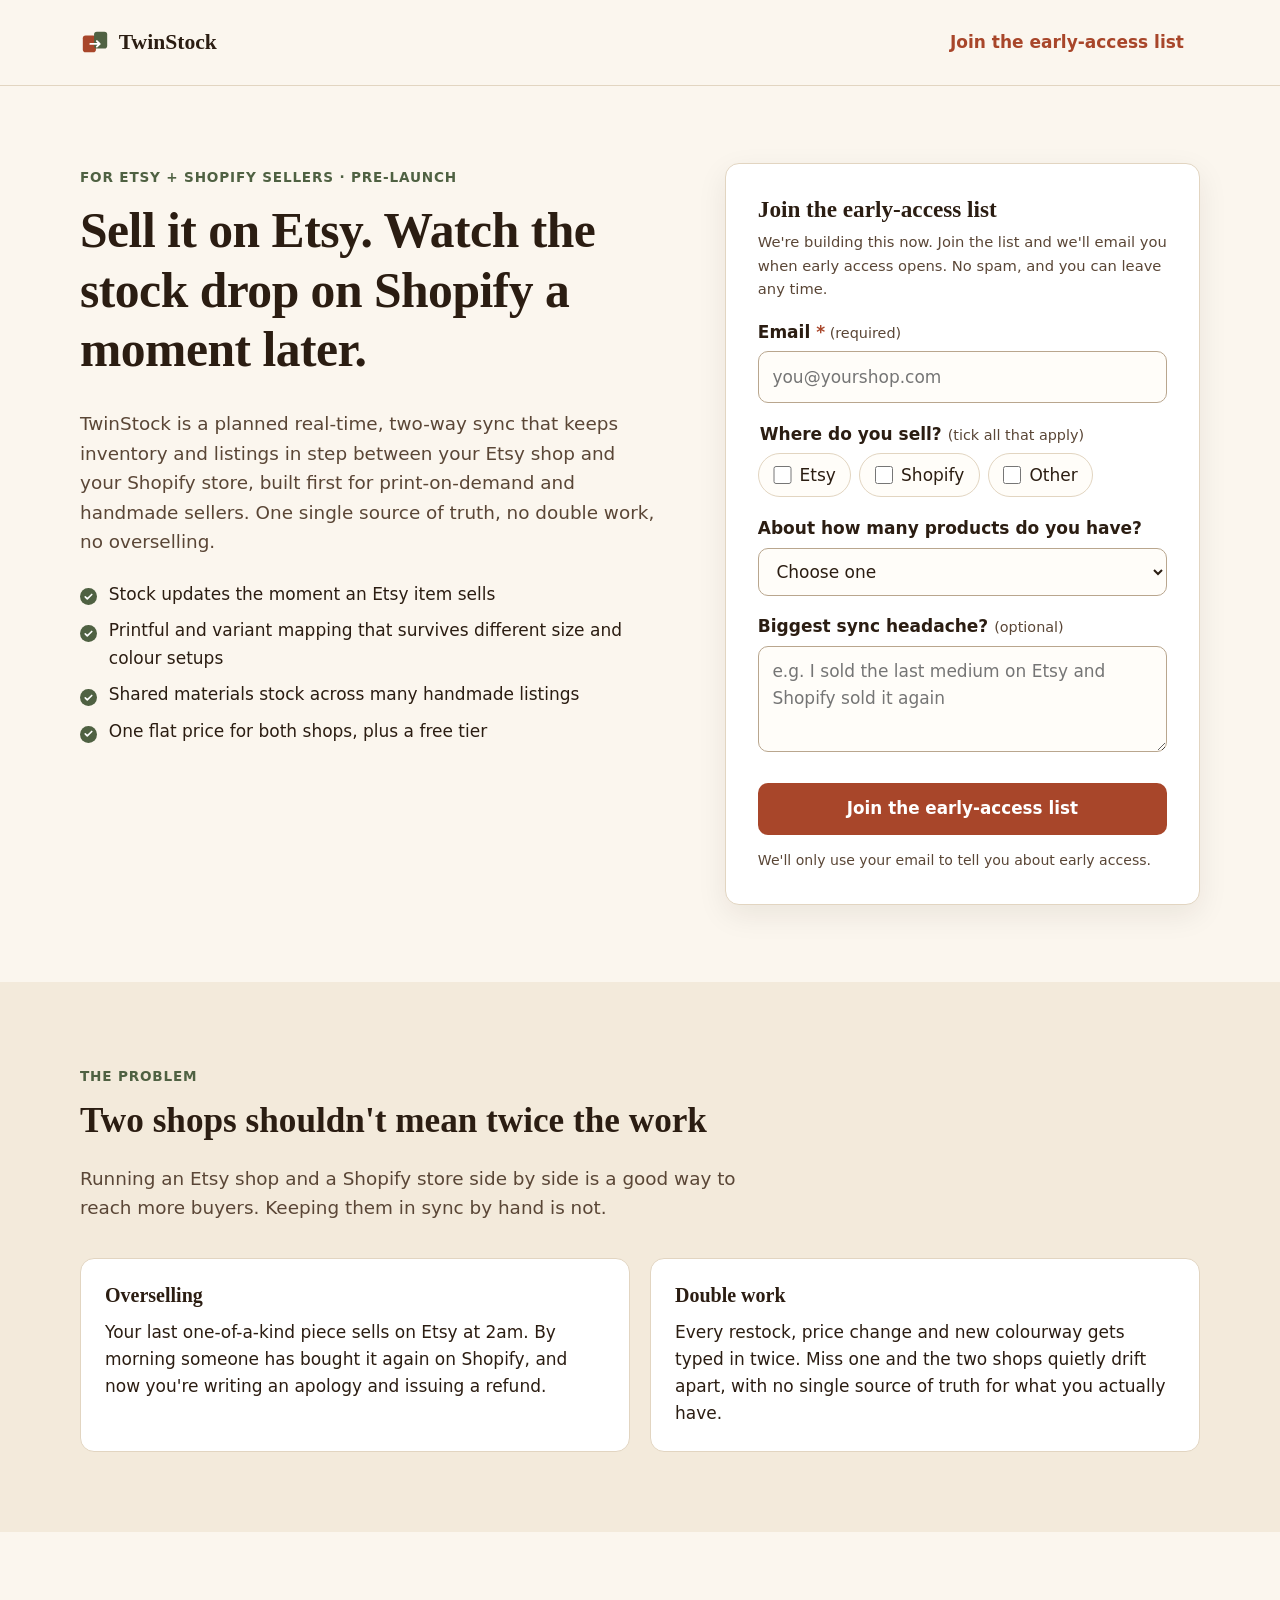
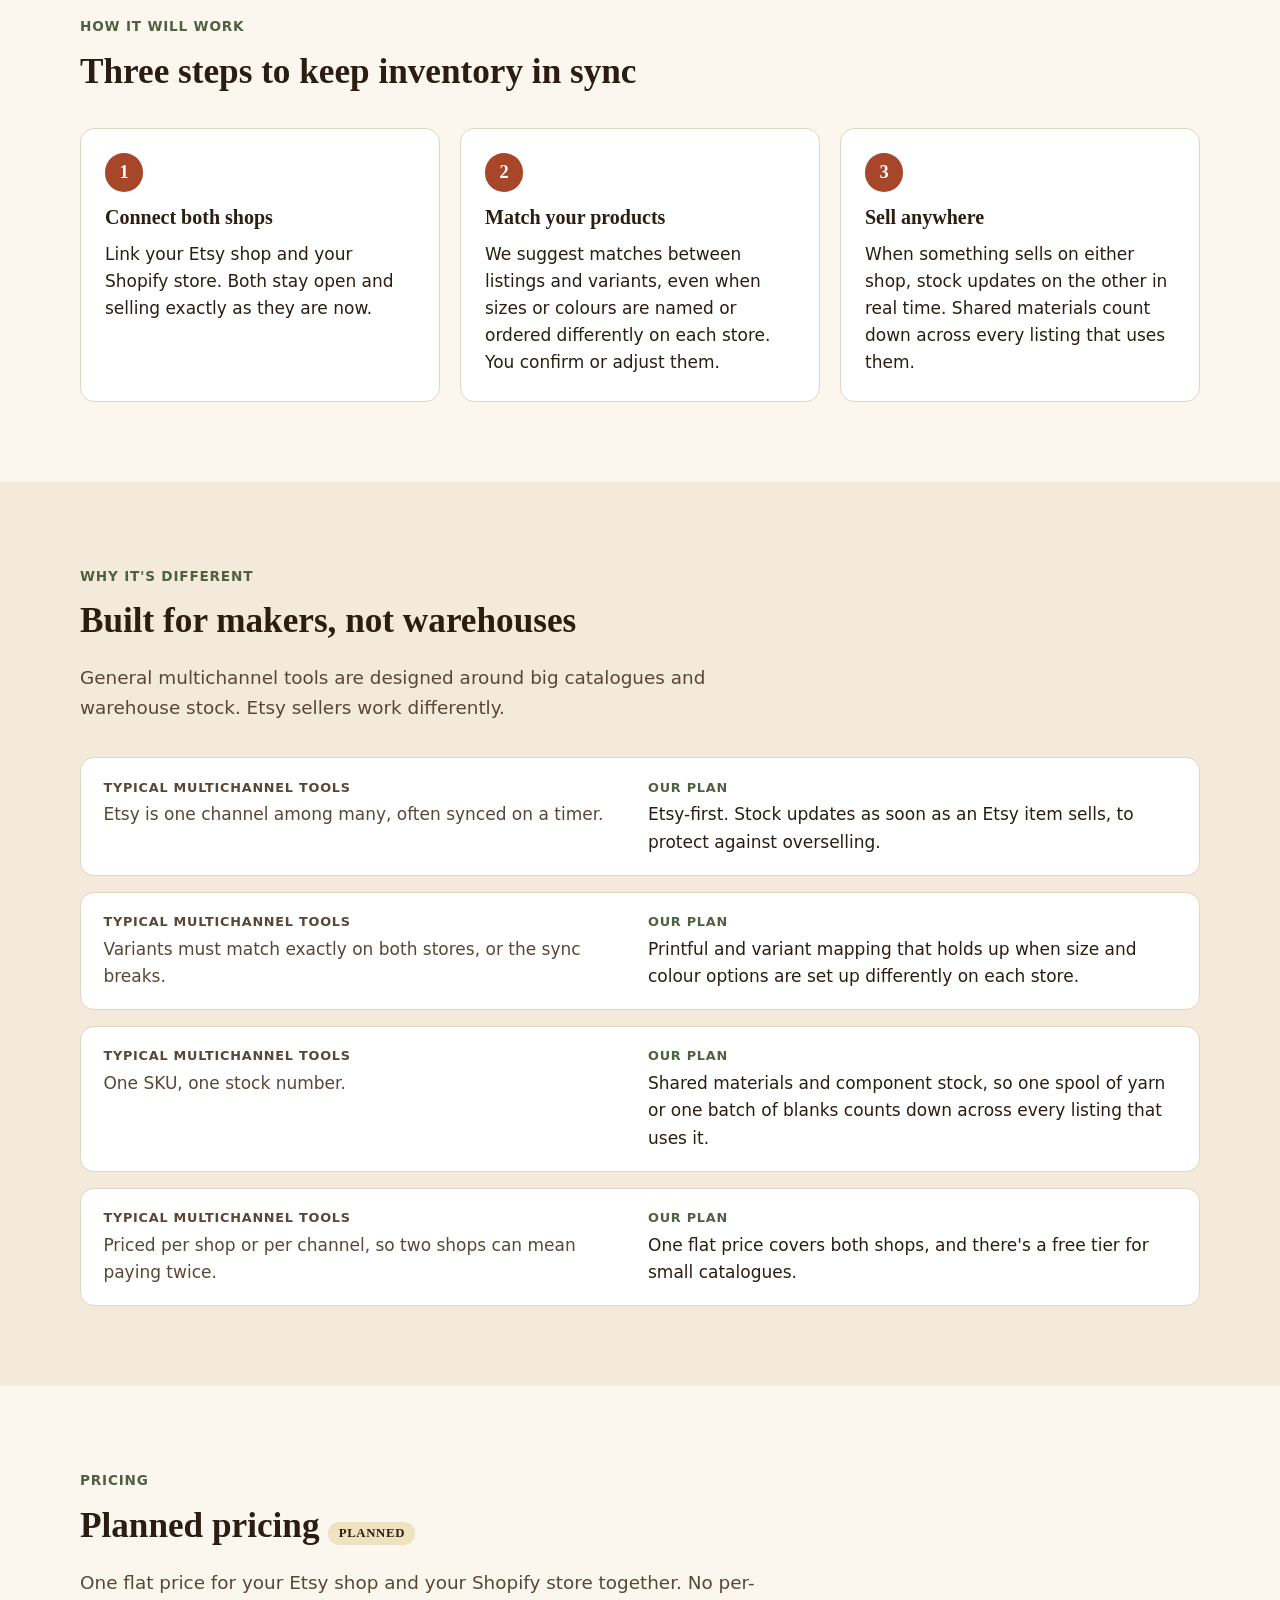
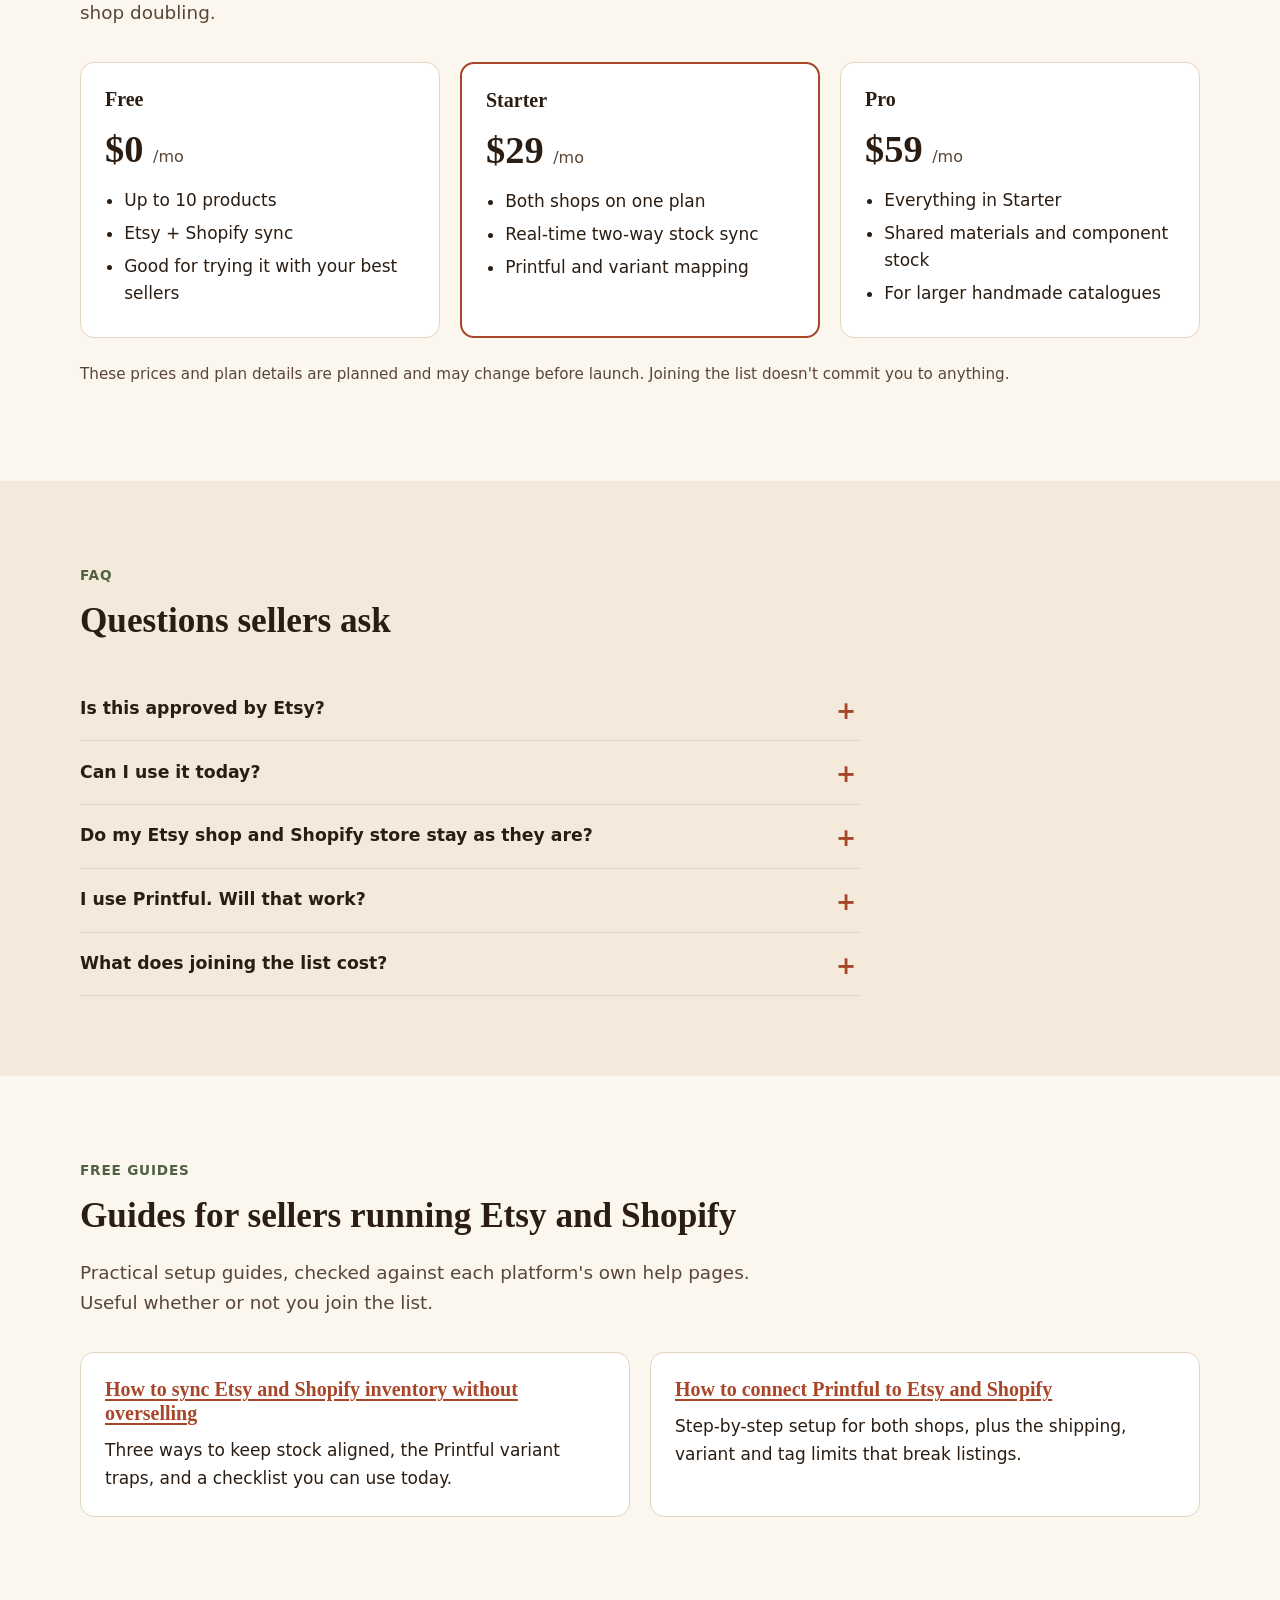
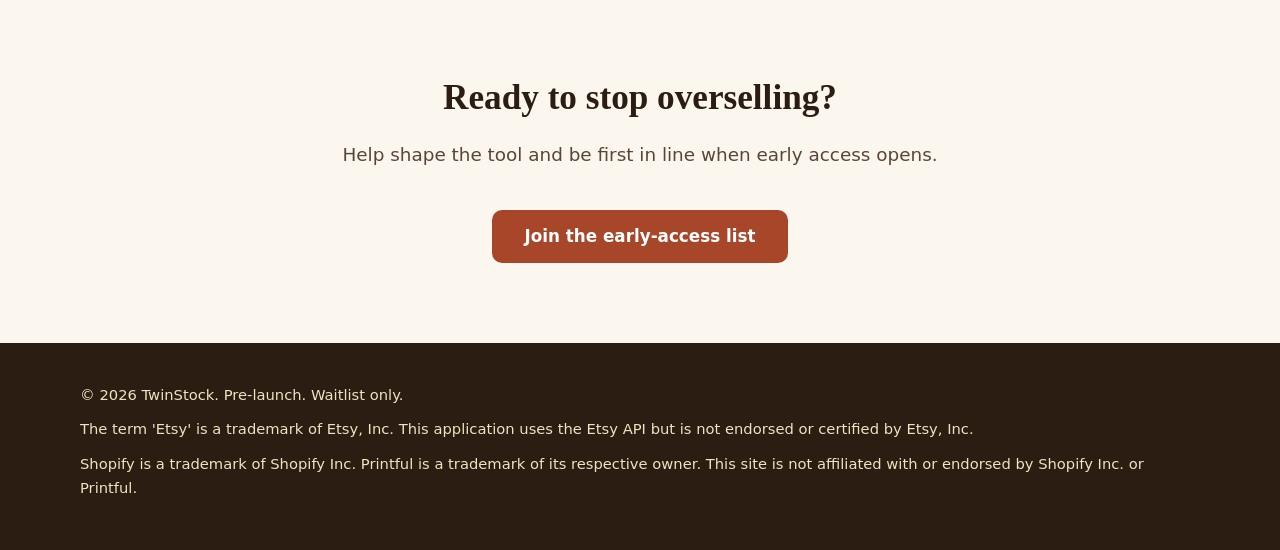
<file: index.html>
<!doctype html>
<html lang="en">
<head>
<meta charset="utf-8">
<meta name="viewport" content="width=device-width, initial-scale=1">
<!--
  PRODUCT NAME: "TwinStock" is a placeholder.
  To rename, change PRODUCT_NAME in the small script at the bottom of this file.
-->
<title>TwinStock: Sync Etsy and Shopify Inventory in Real Time | Early Access</title>
<meta name="description" content="Keep inventory in sync between your Etsy shop and Shopify store. Real-time, two-way stock and listing sync for print-on-demand and handmade sellers. Stop overselling. Join the early-access list.">
<link rel="canonical" href="https://freddyfazzbear15.github.io/">
<meta property="og:title" content="TwinStock: Sync Etsy and Shopify inventory in real time">
<meta property="og:description" content="Real-time two-way inventory sync for print-on-demand and handmade sellers running an Etsy shop and a Shopify store. Early-access waitlist.">
<meta property="og:type" content="website">
<meta property="og:url" content="https://freddyfazzbear15.github.io/">
<meta name="theme-color" content="#fbf6ee">
<link rel="icon" href="data:image/svg+xml,%3Csvg xmlns='http://www.w3.org/2000/svg' viewBox='0 0 32 32'%3E%3Crect x='3' y='9' width='14' height='18' rx='3' fill='%23a8462a'/%3E%3Crect x='15' y='5' width='14' height='18' rx='3' fill='%234f6142'/%3E%3C/svg%3E">
<link rel="stylesheet" href="styles.css">
</head>
<body>
<a class="skip" href="#main">Skip to content</a>

<header class="site-header">
  <div class="wrap">
    <a class="logo" href="#top" aria-label="TwinStock home" data-brand-label>
      <svg class="logo-mark" viewBox="0 0 32 32" aria-hidden="true" focusable="false">
        <rect x="3" y="9" width="14" height="18" rx="3" fill="#a8462a"/>
        <rect x="15" y="5" width="14" height="18" rx="3" fill="#4f6142"/>
        <path d="M11 18h10m-3-3 3 3-3 3" fill="none" stroke="#fff" stroke-width="2" stroke-linecap="round" stroke-linejoin="round"/>
      </svg>
      <span data-brand>TwinStock</span>
    </a>
    <a class="header-cta" href="#join">Join the early-access list</a>
  </div>
</header>

<main id="main">

<section class="hero" id="top">
  <div class="wrap">
    <div>
      <span class="eyebrow">For Etsy + Shopify sellers &middot; Pre-launch</span>
      <h1>Sell it on Etsy. Watch the stock drop on Shopify a moment later.</h1>
      <p class="lede">
        <span data-brand>TwinStock</span> is a planned real-time, two-way sync that keeps inventory and listings
        in step between your Etsy shop and your Shopify store, built first for print-on-demand and handmade sellers.
        One single source of truth, no double work, no overselling.
      </p>
      <ul class="hero-points">
        <li>Stock updates the moment an Etsy item sells</li>
        <li>Printful and variant mapping that survives different size and colour setups</li>
        <li>Shared materials stock across many handmade listings</li>
        <li>One flat price for both shops, plus a free tier</li>
      </ul>
    </div>

    <div class="form-card" id="join">
      <h2>Join the early-access list</h2>
      <p class="small">We're building this now. Join the list and we'll email you when early access opens. No spam, and you can leave any time.</p>

      <!-- FORM ENDPOINT: replace FORM_ENDPOINT_URL with the form service URL (e.g. https://formspree.io/f/<form-id>). -->
      <form action="FORM_ENDPOINT_URL" method="POST">
        <div class="field">
          <label for="email">Email <span class="req" aria-hidden="true">*</span><span class="hint"> (required)</span></label>
          <input id="email" name="email" type="email" autocomplete="email" required placeholder="you@yourshop.com">
        </div>

        <fieldset>
          <legend>Where do you sell? <span class="hint">(tick all that apply)</span></legend>
          <div class="checks">
            <label class="check"><input type="checkbox" name="platforms" value="Etsy"> Etsy</label>
            <label class="check"><input type="checkbox" name="platforms" value="Shopify"> Shopify</label>
            <label class="check"><input type="checkbox" name="platforms" value="Other"> Other</label>
          </div>
        </fieldset>

        <div class="field">
          <label for="product_count">About how many products do you have?</label>
          <select id="product_count" name="product_count">
            <option value="">Choose one</option>
            <option value="1-10">1 to 10</option>
            <option value="11-50">11 to 50</option>
            <option value="51-200">51 to 200</option>
            <option value="201-500">201 to 500</option>
            <option value="500+">More than 500</option>
          </select>
        </div>

        <div class="field">
          <label for="headache">Biggest sync headache? <span class="hint">(optional)</span></label>
          <textarea id="headache" name="headache" rows="3" placeholder="e.g. I sold the last medium on Etsy and Shopify sold it again"></textarea>
        </div>

        <button class="btn" type="submit">Join the early-access list</button>
        <p class="form-note">We'll only use your email to tell you about early access.</p>
      </form>
    </div>
  </div>
</section>

<section class="alt" id="problem">
  <div class="wrap">
    <div class="section-head">
      <span class="eyebrow">The problem</span>
      <h2>Two shops shouldn't mean twice the work</h2>
      <p class="lede">Running an Etsy shop and a Shopify store side by side is a good way to reach more buyers. Keeping them in sync by hand is not.</p>
    </div>
    <div class="grid grid-2">
      <div class="card">
        <h3>Overselling</h3>
        <p>Your last one-of-a-kind piece sells on Etsy at 2am. By morning someone has bought it again on Shopify, and now you're writing an apology and issuing a refund.</p>
      </div>
      <div class="card">
        <h3>Double work</h3>
        <p>Every restock, price change and new colourway gets typed in twice. Miss one and the two shops quietly drift apart, with no single source of truth for what you actually have.</p>
      </div>
    </div>
  </div>
</section>

<section id="how">
  <div class="wrap">
    <div class="section-head">
      <span class="eyebrow">How it will work</span>
      <h2>Three steps to keep inventory in sync</h2>
    </div>
    <ol class="steps grid grid-3">
      <li class="card">
        <h3>Connect both shops</h3>
        <p>Link your Etsy shop and your Shopify store. Both stay open and selling exactly as they are now.</p>
      </li>
      <li class="card">
        <h3>Match your products</h3>
        <p>We suggest matches between listings and variants, even when sizes or colours are named or ordered differently on each store. You confirm or adjust them.</p>
      </li>
      <li class="card">
        <h3>Sell anywhere</h3>
        <p>When something sells on either shop, stock updates on the other in real time. Shared materials count down across every listing that uses them.</p>
      </li>
    </ol>
  </div>
</section>

<section class="alt" id="different">
  <div class="wrap">
    <div class="section-head">
      <span class="eyebrow">Why it's different</span>
      <h2>Built for makers, not warehouses</h2>
      <p class="lede">General multichannel tools are designed around big catalogues and warehouse stock. Etsy sellers work differently.</p>
    </div>
    <ul class="compare">
      <li>
        <div class="them"><b>Typical multichannel tools</b>Etsy is one channel among many, often synced on a timer.</div>
        <div class="us"><b>Our plan</b>Etsy-first. Stock updates as soon as an Etsy item sells, to protect against overselling.</div>
      </li>
      <li>
        <div class="them"><b>Typical multichannel tools</b>Variants must match exactly on both stores, or the sync breaks.</div>
        <div class="us"><b>Our plan</b>Printful and variant mapping that holds up when size and colour options are set up differently on each store.</div>
      </li>
      <li>
        <div class="them"><b>Typical multichannel tools</b>One SKU, one stock number.</div>
        <div class="us"><b>Our plan</b>Shared materials and component stock, so one spool of yarn or one batch of blanks counts down across every listing that uses it.</div>
      </li>
      <li>
        <div class="them"><b>Typical multichannel tools</b>Priced per shop or per channel, so two shops can mean paying twice.</div>
        <div class="us"><b>Our plan</b>One flat price covers both shops, and there's a free tier for small catalogues.</div>
      </li>
    </ul>
  </div>
</section>

<section id="pricing">
  <div class="wrap">
    <div class="section-head">
      <span class="eyebrow">Pricing</span>
      <h2>Planned pricing <span class="planned-badge">Planned</span></h2>
      <p class="lede">One flat price for your Etsy shop and your Shopify store together. No per-shop doubling.</p>
    </div>
    <div class="grid grid-3">
      <div class="card price-card">
        <h3>Free</h3>
        <p class="price">$0 <span>/mo</span></p>
        <ul>
          <li>Up to 10 products</li>
          <li>Etsy + Shopify sync</li>
          <li>Good for trying it with your best sellers</li>
        </ul>
      </div>
      <div class="card price-card featured">
        <h3>Starter</h3>
        <p class="price">$29 <span>/mo</span></p>
        <ul>
          <li>Both shops on one plan</li>
          <li>Real-time two-way stock sync</li>
          <li>Printful and variant mapping</li>
        </ul>
      </div>
      <div class="card price-card">
        <h3>Pro</h3>
        <p class="price">$59 <span>/mo</span></p>
        <ul>
          <li>Everything in Starter</li>
          <li>Shared materials and component stock</li>
          <li>For larger handmade catalogues</li>
        </ul>
      </div>
    </div>
    <p class="pricing-note">These prices and plan details are planned and may change before launch. Joining the list doesn't commit you to anything.</p>
  </div>
</section>

<section class="alt" id="faq">
  <div class="wrap">
    <div class="section-head">
      <span class="eyebrow">FAQ</span>
      <h2>Questions sellers ask</h2>
    </div>
    <div class="faq">
      <details>
        <summary>Is this approved by Etsy?</summary>
        <p>Not yet. We're in early access. We'll only connect to Etsy through the official Etsy API, and Etsy reviews any app before it can work with other sellers' shops. We'll tell everyone on the list how that review goes. <span data-brand>TwinStock</span> is not endorsed or certified by Etsy, Inc.</p>
      </details>
      <details>
        <summary>Can I use it today?</summary>
        <p>Not yet. <span data-brand>TwinStock</span> is still being built. Join the early-access list and we'll email you when it's ready to try.</p>
      </details>
      <details>
        <summary>Do my Etsy shop and Shopify store stay as they are?</summary>
        <p>Yes. Both shops keep running and selling exactly as they do now. The goal is simply to keep inventory and listings in sync between them, so you have one single source of truth and stop doing the same job twice.</p>
      </details>
      <details>
        <summary>I use Printful. Will that work?</summary>
        <p>Print-on-demand with Printful is one of the first setups we're designing for, including products where size and colour variants are set up differently on each store.</p>
      </details>
      <details>
        <summary>What does joining the list cost?</summary>
        <p>Nothing. Joining the list is free, and there's a planned free tier for up to 10 products after launch.</p>
      </details>
    </div>
  </div>
</section>

<section id="guides">
  <div class="wrap">
    <div class="section-head">
      <span class="eyebrow">Free guides</span>
      <h2>Guides for sellers running Etsy and Shopify</h2>
      <p class="lede">Practical setup guides, checked against each platform's own help pages. Useful whether or not you join the list.</p>
    </div>
    <div class="grid grid-2">
      <div class="card">
        <h3><a href="articles/sync-etsy-shopify-inventory.html">How to sync Etsy and Shopify inventory without overselling</a></h3>
        <p>Three ways to keep stock aligned, the Printful variant traps, and a checklist you can use today.</p>
      </div>
      <div class="card">
        <h3><a href="articles/printful-etsy-shopify-setup.html">How to connect Printful to Etsy and Shopify</a></h3>
        <p>Step-by-step setup for both shops, plus the shipping, variant and tag limits that break listings.</p>
      </div>
    </div>
  </div>
</section>

<section class="cta-band">
  <div class="wrap">
    <h2>Ready to stop overselling?</h2>
    <p class="lede">Help shape the tool and be first in line when early access opens.</p>
    <a class="btn" href="#join">Join the early-access list</a>
  </div>
</section>

</main>

<footer class="site-footer">
  <div class="wrap">
    <p>&copy; <span id="year">2026</span> <span data-brand>TwinStock</span>. Pre-launch. Waitlist only.</p>
    <p>The term 'Etsy' is a trademark of Etsy, Inc. This application uses the Etsy API but is not endorsed or certified by Etsy, Inc.</p>
    <p>Shopify is a trademark of Shopify Inc. Printful is a trademark of its respective owner. This site is not affiliated with or endorsed by Shopify Inc. or Printful.</p>
  </div>
</footer>

<script>
  /* ===== CHANGE THE PRODUCT NAME HERE (one spot) ===== */
  var PRODUCT_NAME = "TwinStock";

  (function () {
    var nodes = document.querySelectorAll("[data-brand]");
    for (var i = 0; i < nodes.length; i++) nodes[i].textContent = PRODUCT_NAME;
    var logo = document.querySelector("[data-brand-label]");
    if (logo) logo.setAttribute("aria-label", PRODUCT_NAME + " home");
    document.title = document.title.replace("TwinStock", PRODUCT_NAME);
    var metas = document.querySelectorAll('meta[name="description"], meta[property^="og:"]');
    for (var j = 0; j < metas.length; j++) {
      metas[j].setAttribute("content", metas[j].getAttribute("content").replace("TwinStock", PRODUCT_NAME));
    }
    var y = document.getElementById("year");
    if (y) y.textContent = new Date().getFullYear();
  })();
</script>
</body>
</html>
</file>
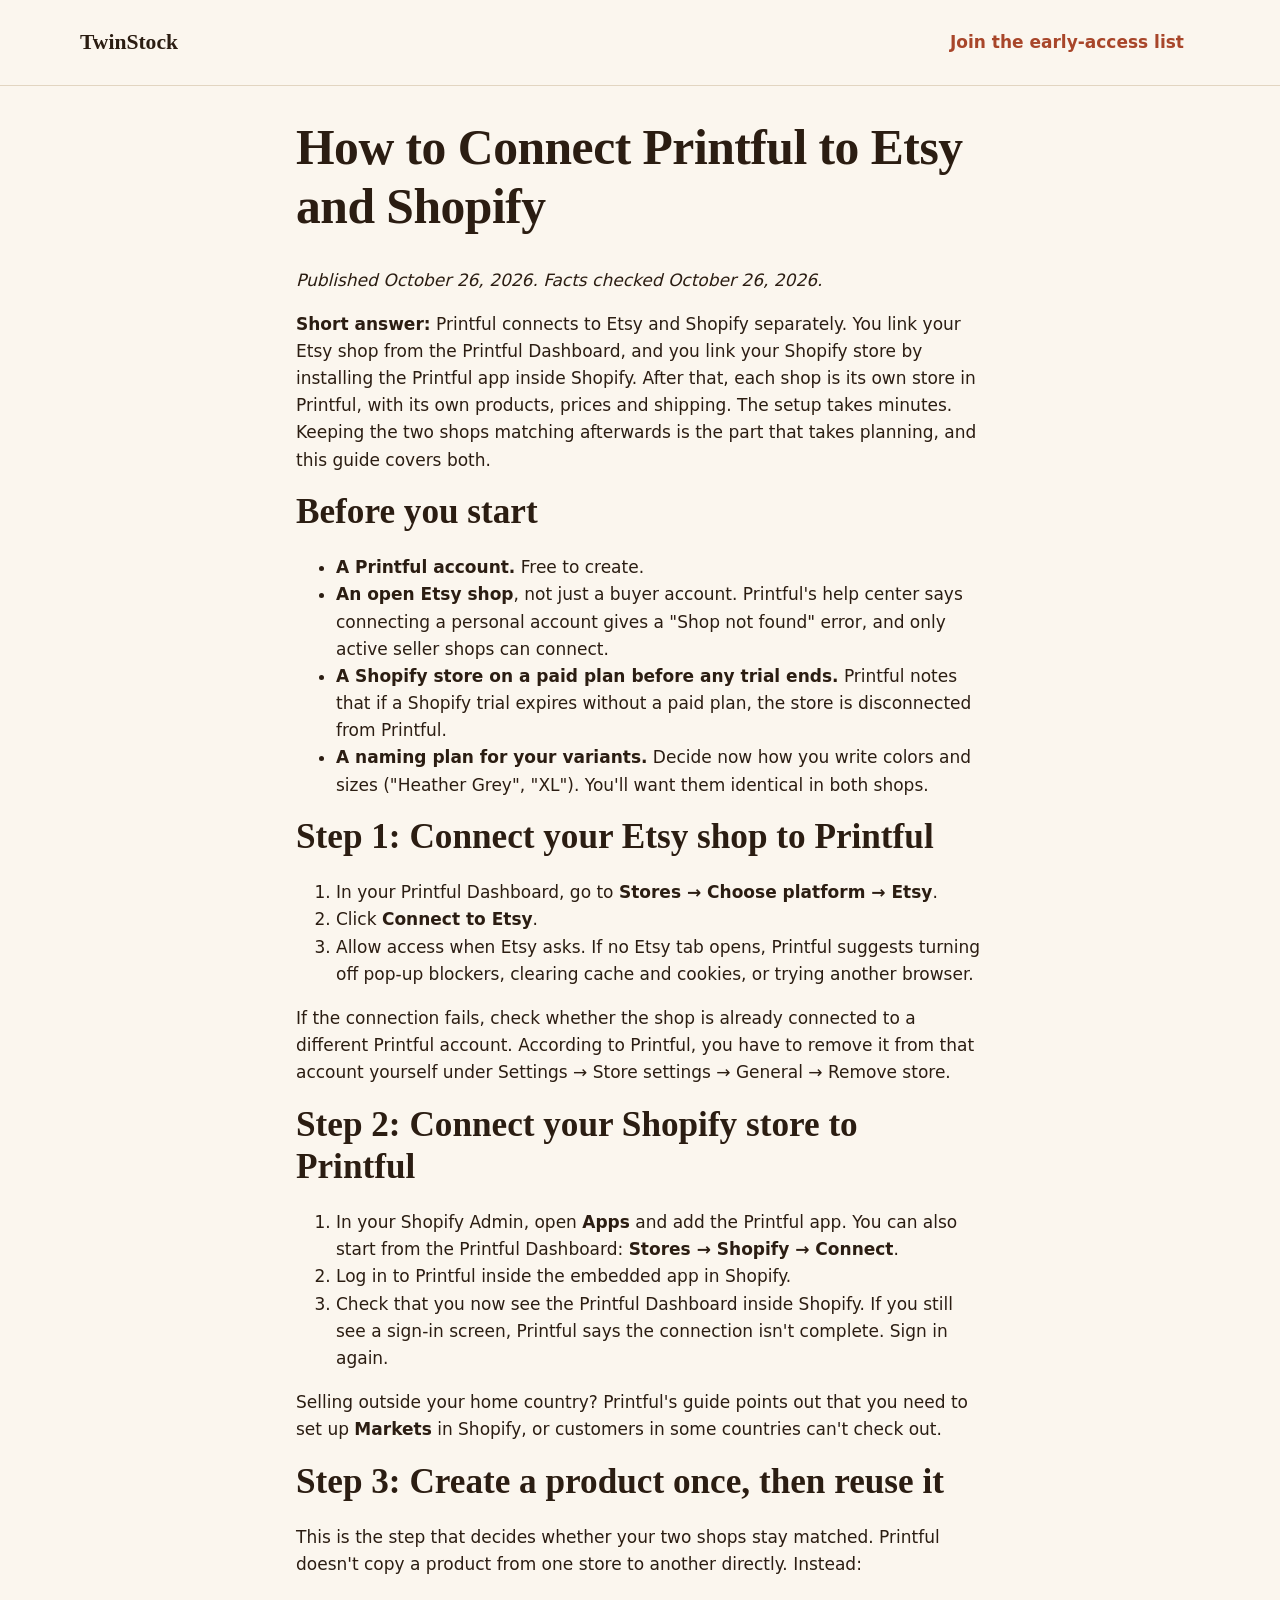
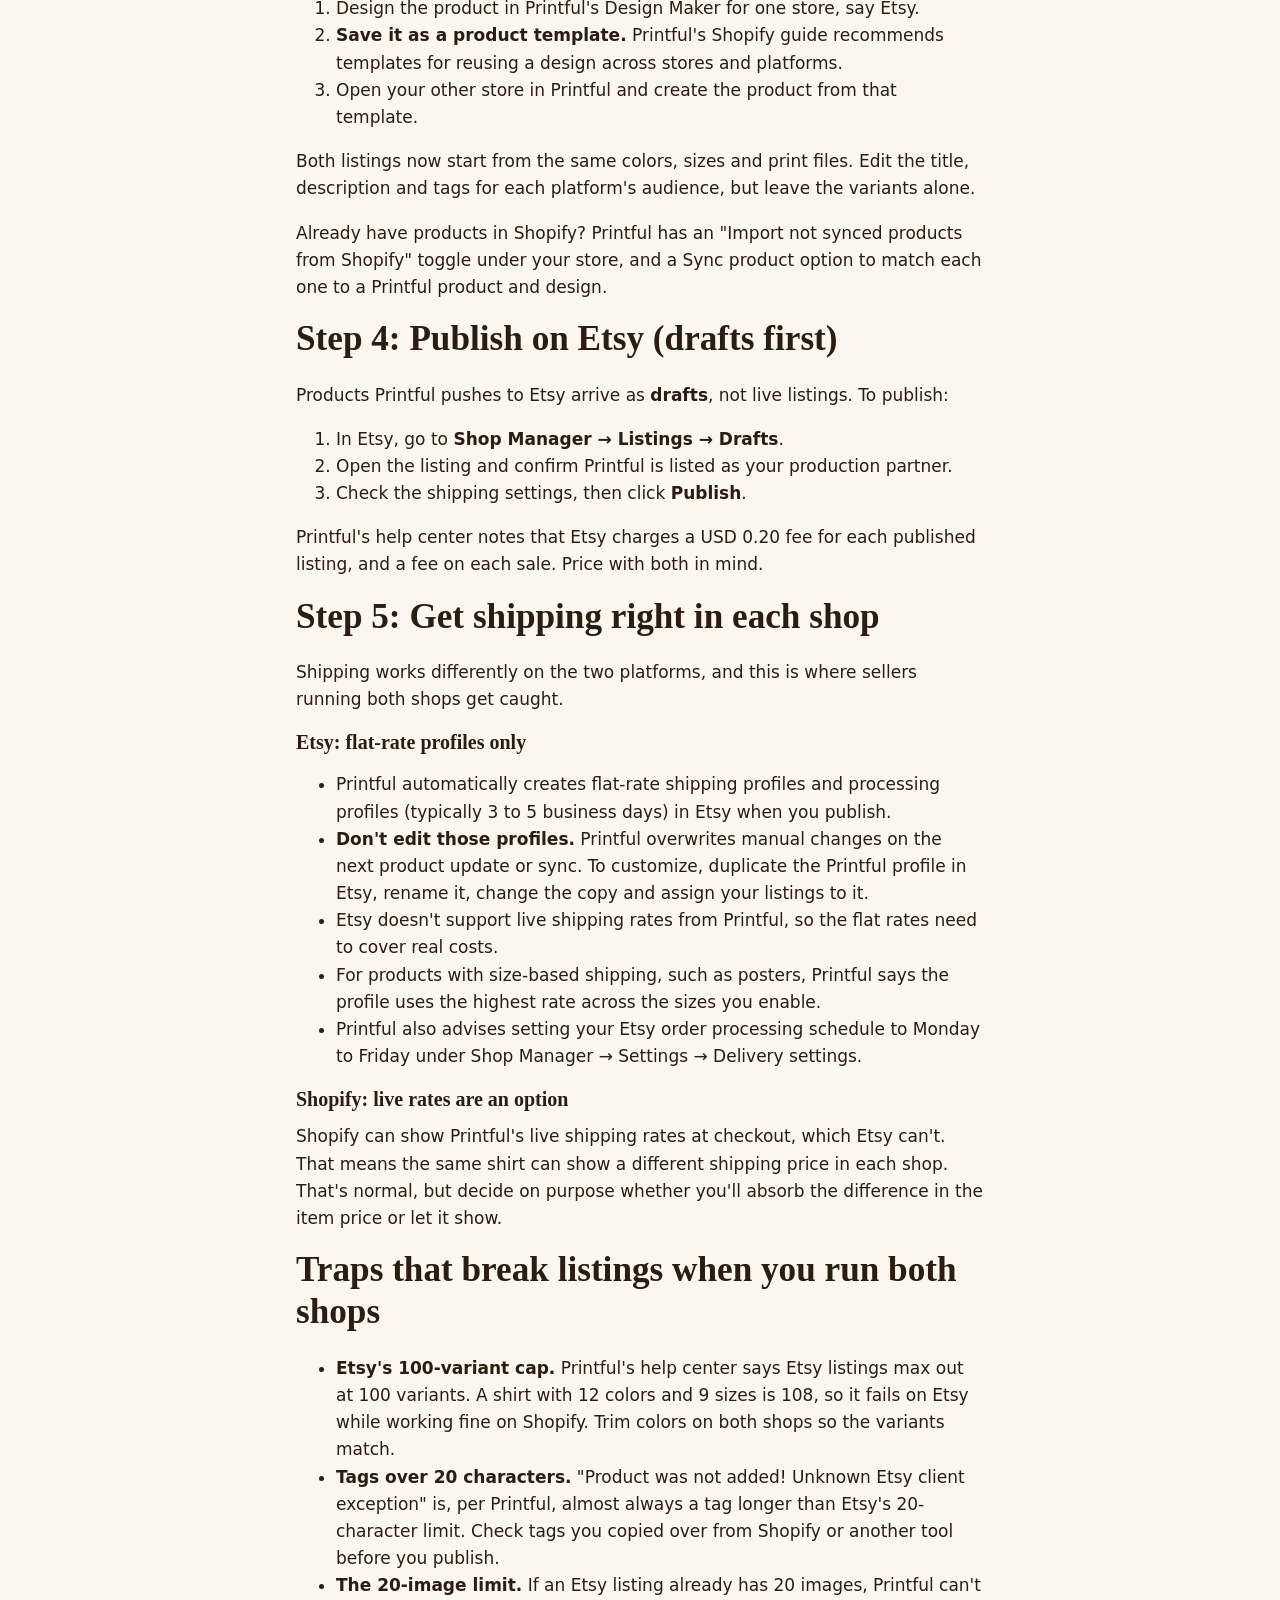
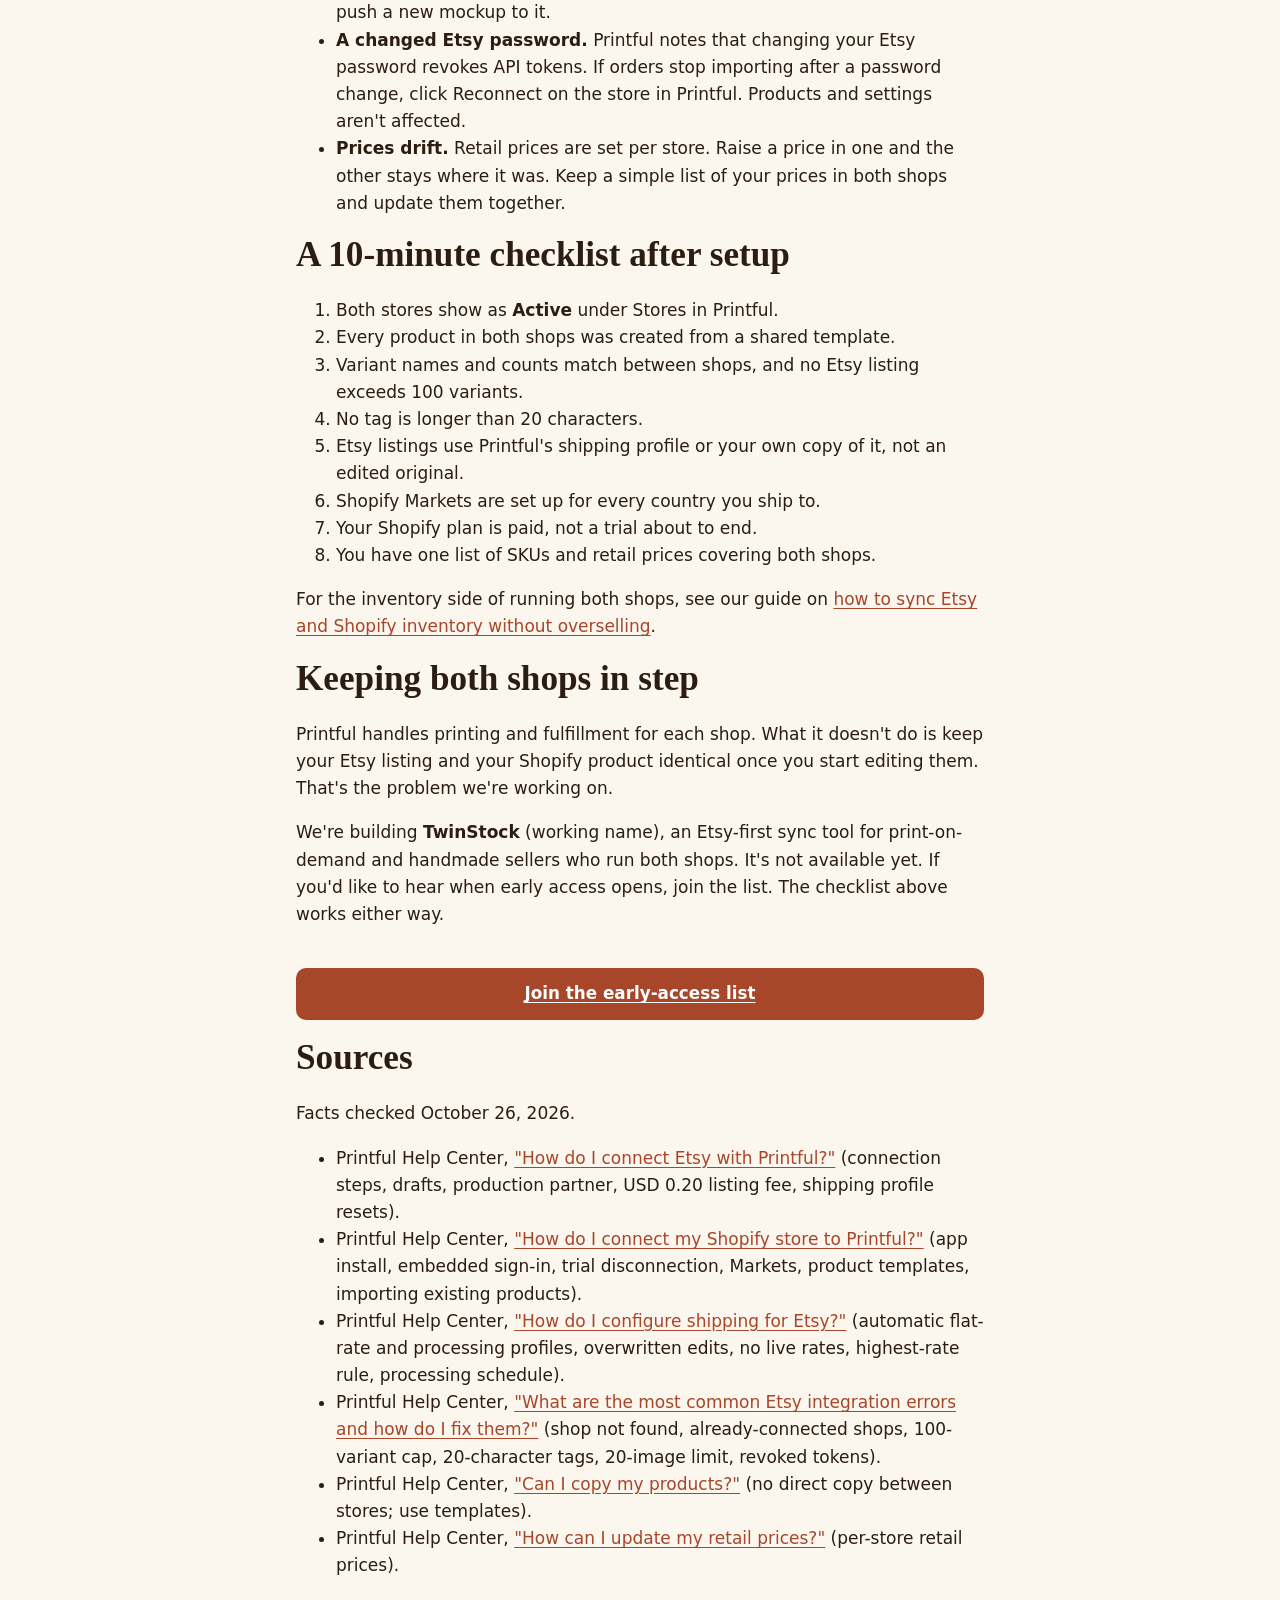
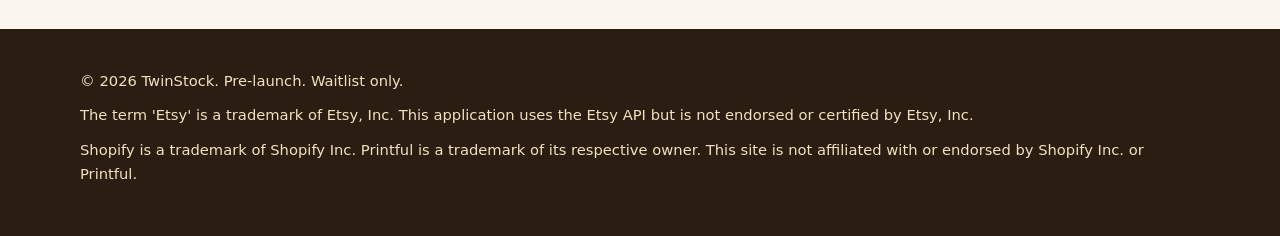
<file: articles/printful-etsy-shopify-setup.html>
<!DOCTYPE html>
<html lang="en">
<head>
<meta charset="utf-8">
<meta name="viewport" content="width=device-width, initial-scale=1">
<title>How to Connect Printful to Etsy and Shopify (Both Shops, One Setup)</title>
<meta name="description" content="Connect Printful to your Etsy shop and your Shopify store, step by step, plus the shipping, variant and tag traps that catch sellers running both shops.">
<link rel="canonical" href="https://freddyfazzbear15.github.io/articles/printful-etsy-shopify-setup.html">
<link rel="stylesheet" href="../styles.css">
<script type="application/ld+json">
{
  "@context": "https://schema.org",
  "@type": "Article",
  "headline": "How to Connect Printful to Etsy and Shopify",
  "description": "Connect Printful to your Etsy shop and your Shopify store, step by step, plus the shipping, variant and tag traps that catch sellers running both shops.",
  "datePublished": "2026-10-26",
  "dateModified": "2026-10-26",
  "mainEntityOfPage": "https://freddyfazzbear15.github.io/articles/printful-etsy-shopify-setup.html",
  "author": {"@type": "Organization", "name": "TwinStock"},
  "publisher": {"@type": "Organization", "name": "TwinStock"}
}
</script>
</head>
<body>
<header class="site-header"><div class="wrap"><a class="logo" href="../">TwinStock</a><a class="header-cta" href="../#join">Join the early-access list</a></div></header>

<main class="wrap article" style="max-width:720px;margin:0 auto;padding:2rem 1rem;">
<article>
<h1>How to Connect Printful to Etsy and Shopify</h1>
<p><em>Published October 26, 2026. Facts checked October 26, 2026.</em></p>
<!-- AFFILIATE DISCLOSURE: uncomment this block when the first affiliate link is added to this page.
<p class="small"><strong>Disclosure:</strong> Some links on this page are affiliate links. If you sign up through them, we may earn a commission at no extra cost to you.</p>
-->

<p><strong>Short answer:</strong> Printful connects to Etsy and Shopify separately. You link your Etsy shop from the Printful Dashboard, and you link your Shopify store by installing the Printful app inside Shopify. After that, each shop is its own store in Printful, with its own products, prices and shipping. The setup takes minutes. Keeping the two shops matching afterwards is the part that takes planning, and this guide covers both.</p>

<h2>Before you start</h2>
<ul>
<li><strong>A Printful account.</strong> Free to create.</li>
<li><strong>An open Etsy shop</strong>, not just a buyer account. Printful's help center says connecting a personal account gives a "Shop not found" error, and only active seller shops can connect.</li>
<li><strong>A Shopify store on a paid plan before any trial ends.</strong> Printful notes that if a Shopify trial expires without a paid plan, the store is disconnected from Printful.</li>
<li><strong>A naming plan for your variants.</strong> Decide now how you write colors and sizes ("Heather Grey", "XL"). You'll want them identical in both shops.</li>
</ul>

<h2>Step 1: Connect your Etsy shop to Printful</h2>
<ol>
<li>In your Printful Dashboard, go to <strong>Stores &rarr; Choose platform &rarr; Etsy</strong>.</li>
<li>Click <strong>Connect to Etsy</strong>.</li>
<li>Allow access when Etsy asks. If no Etsy tab opens, Printful suggests turning off pop-up blockers, clearing cache and cookies, or trying another browser.</li>
</ol>
<p>If the connection fails, check whether the shop is already connected to a different Printful account. According to Printful, you have to remove it from that account yourself under Settings &rarr; Store settings &rarr; General &rarr; Remove store.</p>

<h2>Step 2: Connect your Shopify store to Printful</h2>
<ol>
<li>In your Shopify Admin, open <strong>Apps</strong> and add the Printful app. You can also start from the Printful Dashboard: <strong>Stores &rarr; Shopify &rarr; Connect</strong>.</li>
<li>Log in to Printful inside the embedded app in Shopify.</li>
<li>Check that you now see the Printful Dashboard inside Shopify. If you still see a sign-in screen, Printful says the connection isn't complete. Sign in again.</li>
</ol>
<p>Selling outside your home country? Printful's guide points out that you need to set up <strong>Markets</strong> in Shopify, or customers in some countries can't check out.</p>

<h2>Step 3: Create a product once, then reuse it</h2>
<p>This is the step that decides whether your two shops stay matched. Printful doesn't copy a product from one store to another directly. Instead:</p>
<ol>
<li>Design the product in Printful's Design Maker for one store, say Etsy.</li>
<li><strong>Save it as a product template.</strong> Printful's Shopify guide recommends templates for reusing a design across stores and platforms.</li>
<li>Open your other store in Printful and create the product from that template.</li>
</ol>
<p>Both listings now start from the same colors, sizes and print files. Edit the title, description and tags for each platform's audience, but leave the variants alone.</p>
<p>Already have products in Shopify? Printful has an "Import not synced products from Shopify" toggle under your store, and a Sync product option to match each one to a Printful product and design.</p>

<h2>Step 4: Publish on Etsy (drafts first)</h2>
<p>Products Printful pushes to Etsy arrive as <strong>drafts</strong>, not live listings. To publish:</p>
<ol>
<li>In Etsy, go to <strong>Shop Manager &rarr; Listings &rarr; Drafts</strong>.</li>
<li>Open the listing and confirm Printful is listed as your production partner.</li>
<li>Check the shipping settings, then click <strong>Publish</strong>.</li>
</ol>
<p>Printful's help center notes that Etsy charges a USD 0.20 fee for each published listing, and a fee on each sale. Price with both in mind.</p>

<h2>Step 5: Get shipping right in each shop</h2>
<p>Shipping works differently on the two platforms, and this is where sellers running both shops get caught.</p>
<h3>Etsy: flat-rate profiles only</h3>
<ul>
<li>Printful automatically creates flat-rate shipping profiles and processing profiles (typically 3 to 5 business days) in Etsy when you publish.</li>
<li><strong>Don't edit those profiles.</strong> Printful overwrites manual changes on the next product update or sync. To customize, duplicate the Printful profile in Etsy, rename it, change the copy and assign your listings to it.</li>
<li>Etsy doesn't support live shipping rates from Printful, so the flat rates need to cover real costs.</li>
<li>For products with size-based shipping, such as posters, Printful says the profile uses the highest rate across the sizes you enable.</li>
<li>Printful also advises setting your Etsy order processing schedule to Monday to Friday under Shop Manager &rarr; Settings &rarr; Delivery settings.</li>
</ul>
<h3>Shopify: live rates are an option</h3>
<p>Shopify can show Printful's live shipping rates at checkout, which Etsy can't. That means the same shirt can show a different shipping price in each shop. That's normal, but decide on purpose whether you'll absorb the difference in the item price or let it show.</p>

<h2>Traps that break listings when you run both shops</h2>
<ul>
<li><strong>Etsy's 100-variant cap.</strong> Printful's help center says Etsy listings max out at 100 variants. A shirt with 12 colors and 9 sizes is 108, so it fails on Etsy while working fine on Shopify. Trim colors on both shops so the variants match.</li>
<li><strong>Tags over 20 characters.</strong> "Product was not added! Unknown Etsy client exception" is, per Printful, almost always a tag longer than Etsy's 20-character limit. Check tags you copied over from Shopify or another tool before you publish.</li>
<li><strong>The 20-image limit.</strong> If an Etsy listing already has 20 images, Printful can't push a new mockup to it.</li>
<li><strong>A changed Etsy password.</strong> Printful notes that changing your Etsy password revokes API tokens. If orders stop importing after a password change, click Reconnect on the store in Printful. Products and settings aren't affected.</li>
<li><strong>Prices drift.</strong> Retail prices are set per store. Raise a price in one and the other stays where it was. Keep a simple list of your prices in both shops and update them together.</li>
</ul>

<h2>A 10-minute checklist after setup</h2>
<ol>
<li>Both stores show as <strong>Active</strong> under Stores in Printful.</li>
<li>Every product in both shops was created from a shared template.</li>
<li>Variant names and counts match between shops, and no Etsy listing exceeds 100 variants.</li>
<li>No tag is longer than 20 characters.</li>
<li>Etsy listings use Printful's shipping profile or your own copy of it, not an edited original.</li>
<li>Shopify Markets are set up for every country you ship to.</li>
<li>Your Shopify plan is paid, not a trial about to end.</li>
<li>You have one list of SKUs and retail prices covering both shops.</li>
</ol>
<p>For the inventory side of running both shops, see our guide on <a href="sync-etsy-shopify-inventory.html">how to sync Etsy and Shopify inventory without overselling</a>.</p>

<h2>Keeping both shops in step</h2>
<p>Printful handles printing and fulfillment for each shop. What it doesn't do is keep your Etsy listing and your Shopify product identical once you start editing them. That's the problem we're working on.</p>
<p>We're building <strong>TwinStock</strong> (working name), an Etsy-first sync tool for print-on-demand and handmade sellers who run both shops. It's not available yet. If you'd like to hear when early access opens, join the list. The checklist above works either way.</p>
<p><a class="btn" href="../#join">Join the early-access list</a></p>

<h2>Sources</h2>
<p>Facts checked October 26, 2026.</p>
<ul>
<li>Printful Help Center, <a href="https://help.printful.com/hc/en-us/articles/50262420051985-How-do-I-connect-Etsy-with-Printful">"How do I connect Etsy with Printful?"</a> (connection steps, drafts, production partner, USD 0.20 listing fee, shipping profile resets).</li>
<li>Printful Help Center, <a href="https://help.printful.com/hc/en-us/articles/50262260641297-How-do-I-connect-my-Shopify-store-to-Printful">"How do I connect my Shopify store to Printful?"</a> (app install, embedded sign-in, trial disconnection, Markets, product templates, importing existing products).</li>
<li>Printful Help Center, <a href="https://help.printful.com/hc/en-us/articles/50262422552977-How-do-I-configure-shipping-for-Etsy">"How do I configure shipping for Etsy?"</a> (automatic flat-rate and processing profiles, overwritten edits, no live rates, highest-rate rule, processing schedule).</li>
<li>Printful Help Center, <a href="https://help.printful.com/hc/en-us/articles/50262484811281-What-are-the-most-common-Etsy-integration-errors-and-how-do-I-fix-them">"What are the most common Etsy integration errors and how do I fix them?"</a> (shop not found, already-connected shops, 100-variant cap, 20-character tags, 20-image limit, revoked tokens).</li>
<li>Printful Help Center, <a href="https://help.printful.com/hc/en-us/articles/50263450185873-Can-I-copy-my-products">"Can I copy my products?"</a> (no direct copy between stores; use templates).</li>
<li>Printful Help Center, <a href="https://help.printful.com/hc/en-us/articles/50263460242065-How-can-I-update-my-retail-prices">"How can I update my retail prices?"</a> (per-store retail prices).</li>
</ul>
</article>
</main>

<footer class="site-footer"><div class="wrap"><p>&copy; 2026 TwinStock. Pre-launch. Waitlist only.</p><p>The term 'Etsy' is a trademark of Etsy, Inc. This application uses the Etsy API but is not endorsed or certified by Etsy, Inc.</p><p>Shopify is a trademark of Shopify Inc. Printful is a trademark of its respective owner. This site is not affiliated with or endorsed by Shopify Inc. or Printful.</p></div></footer>
</body>
</html>
</file>
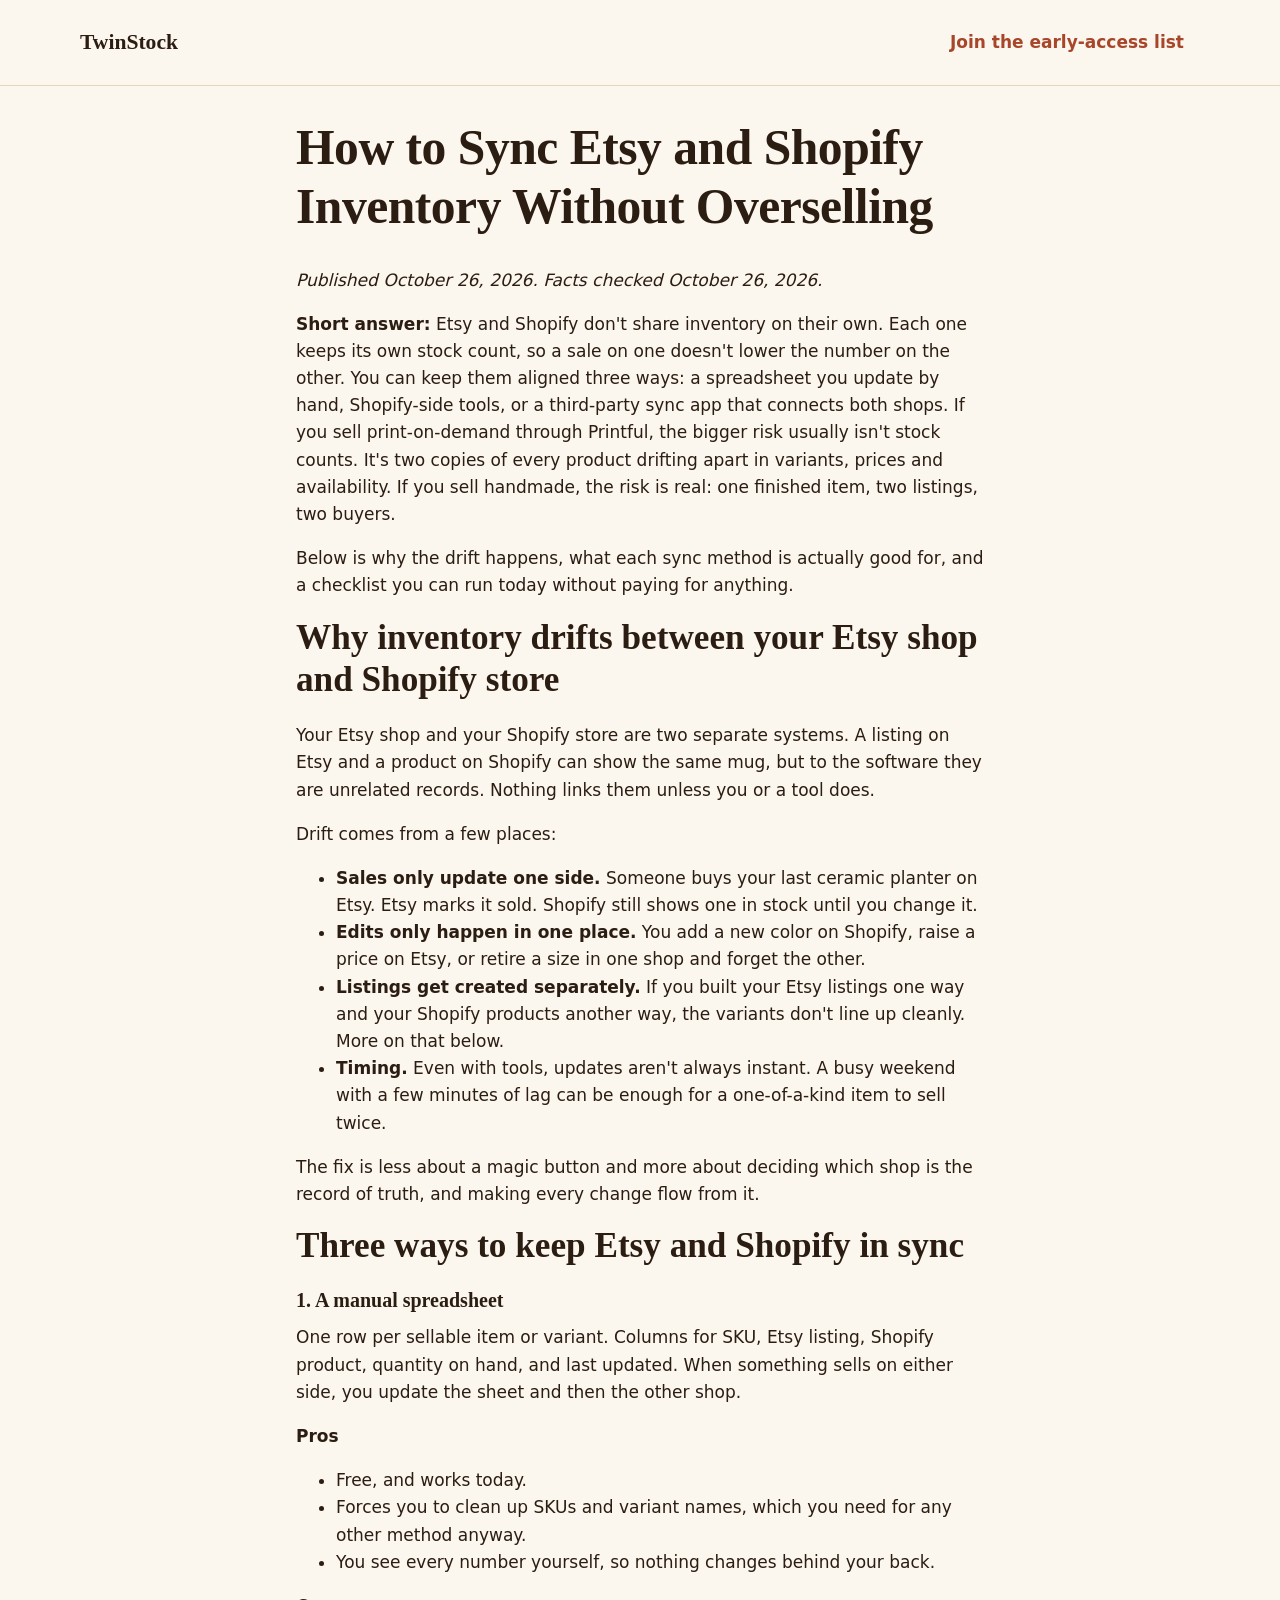
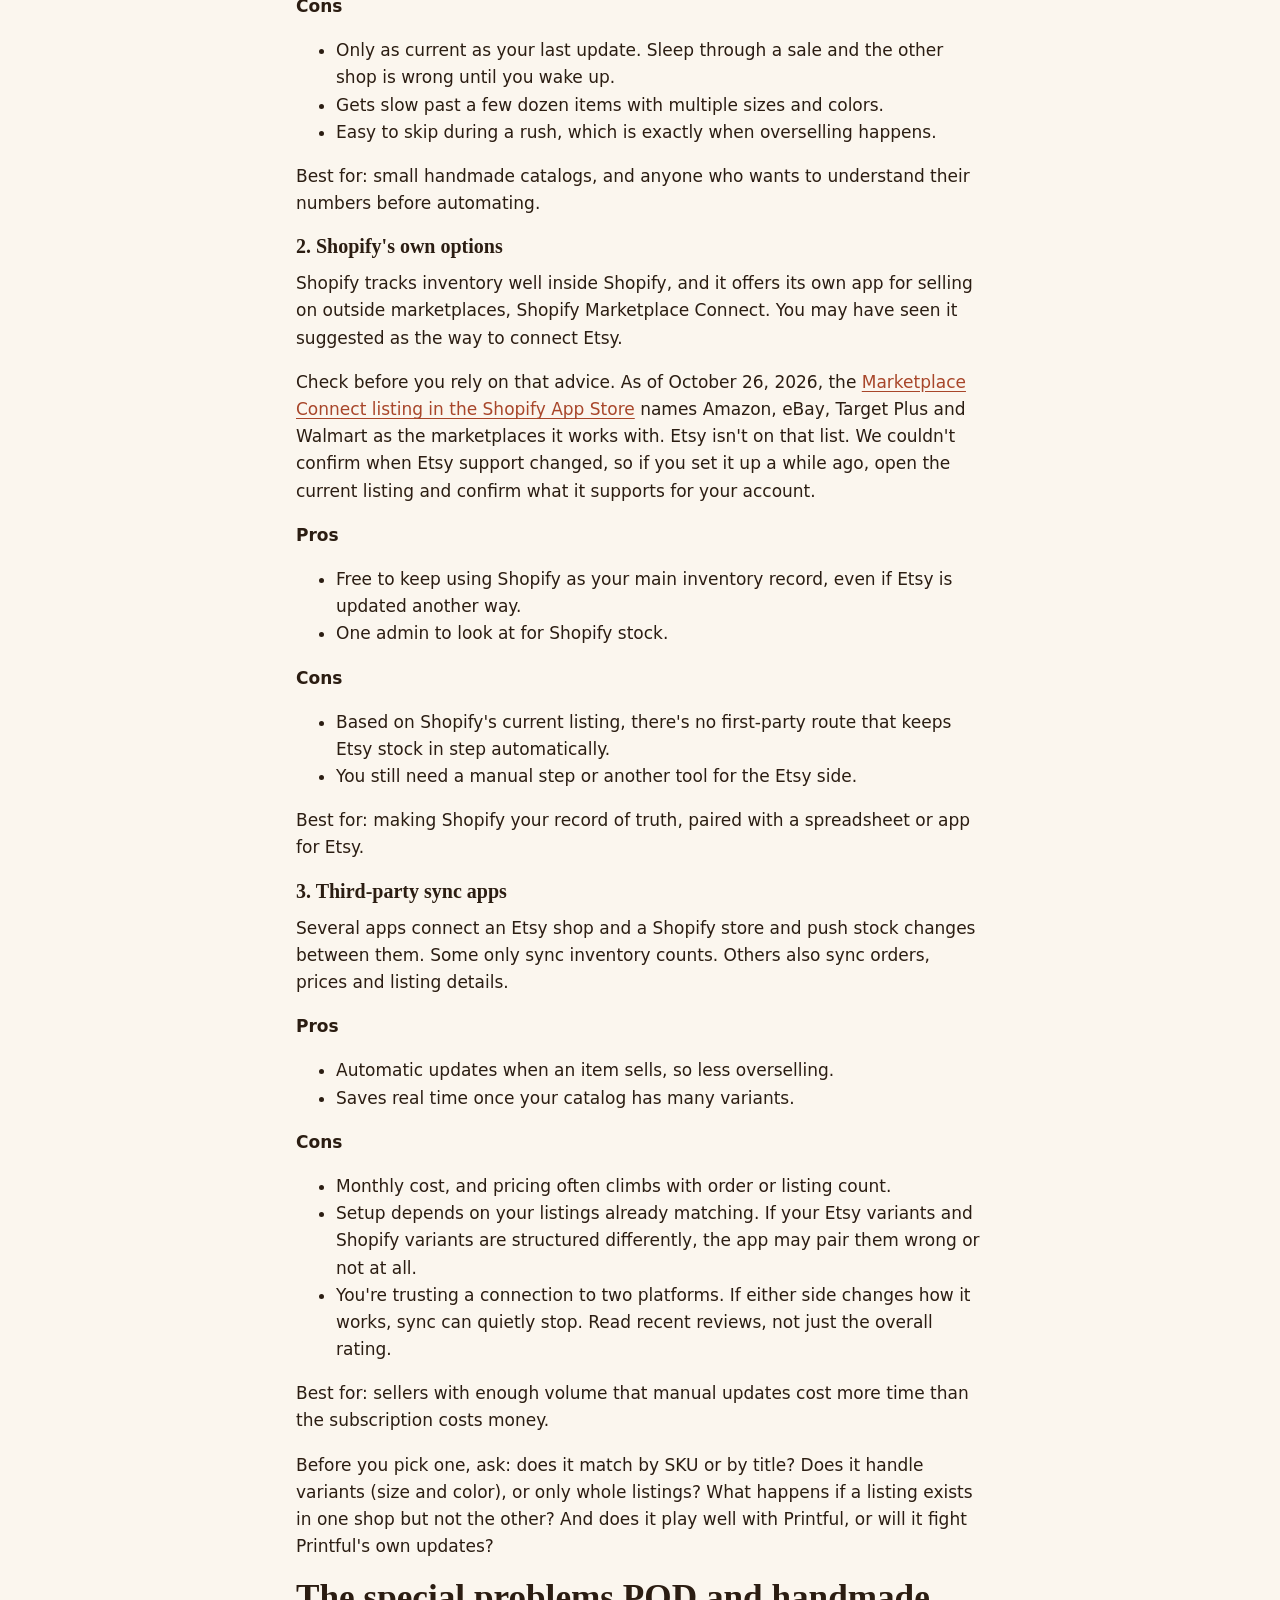
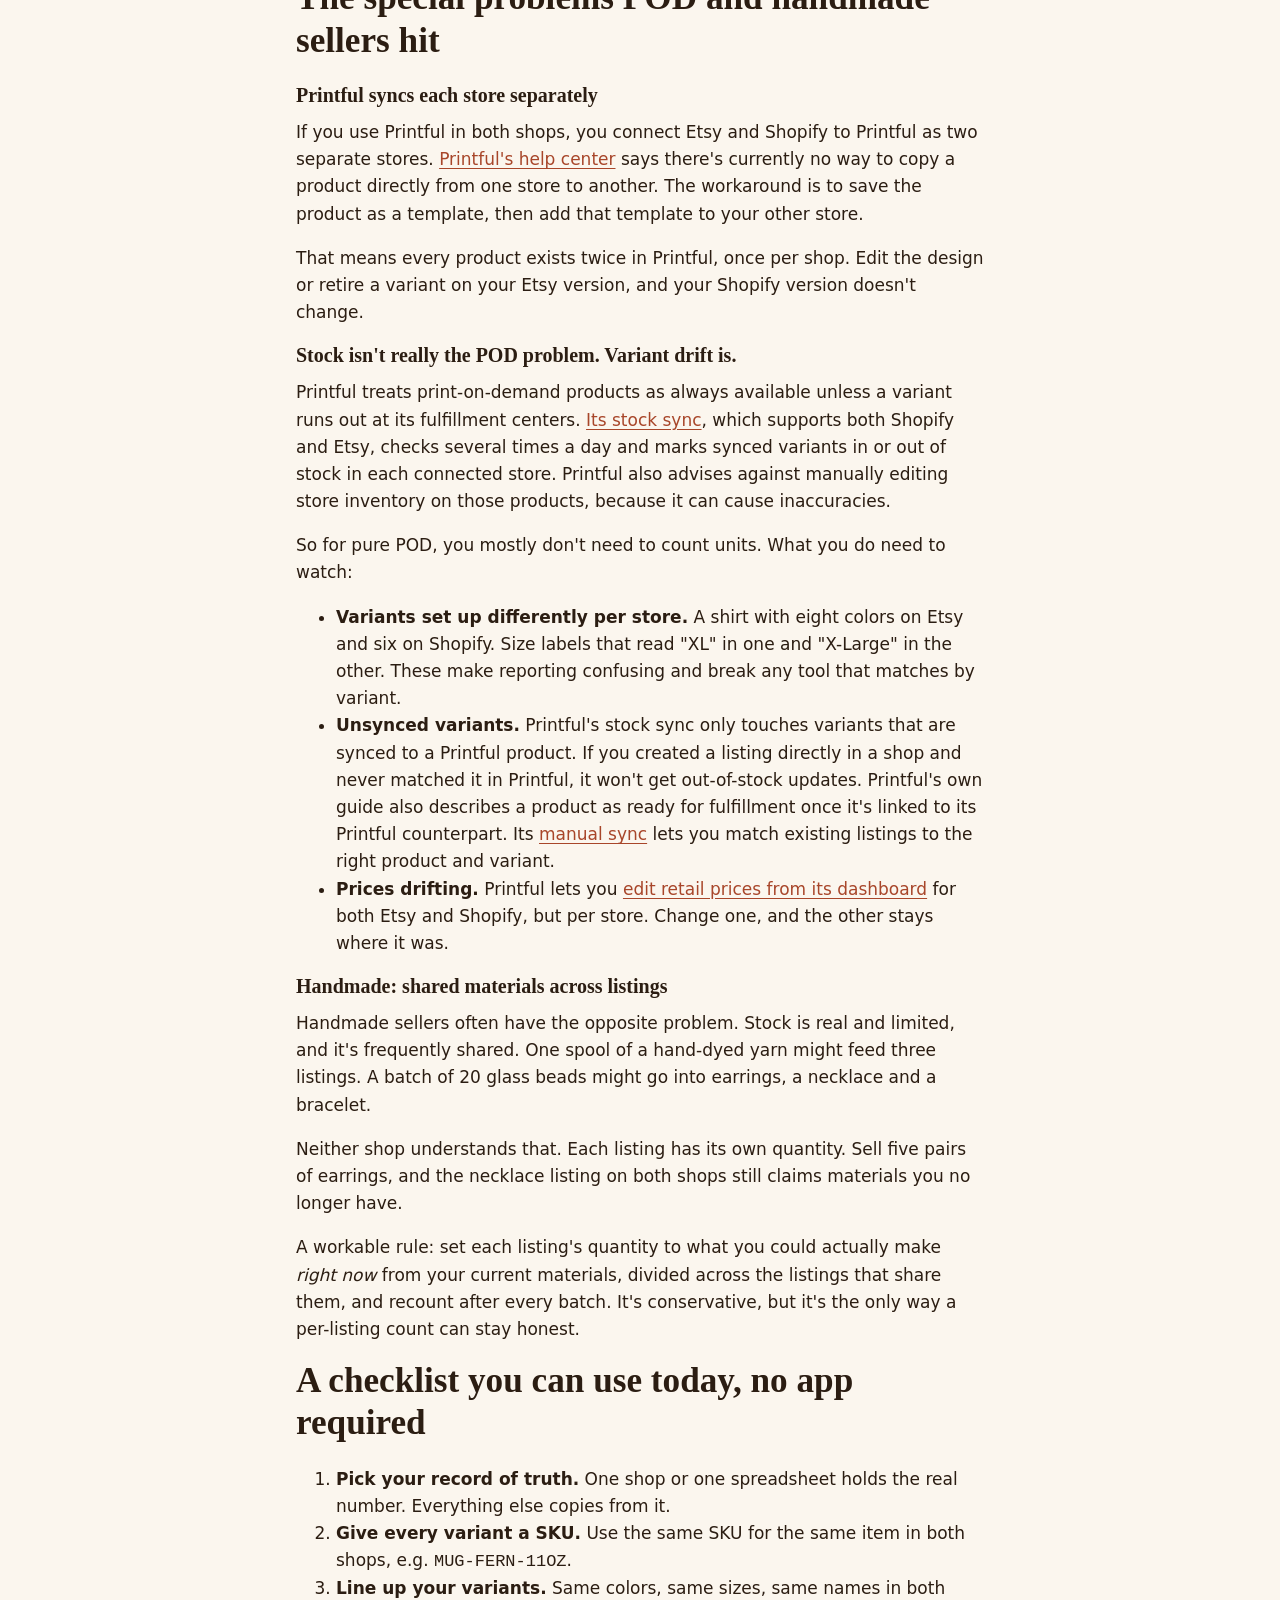
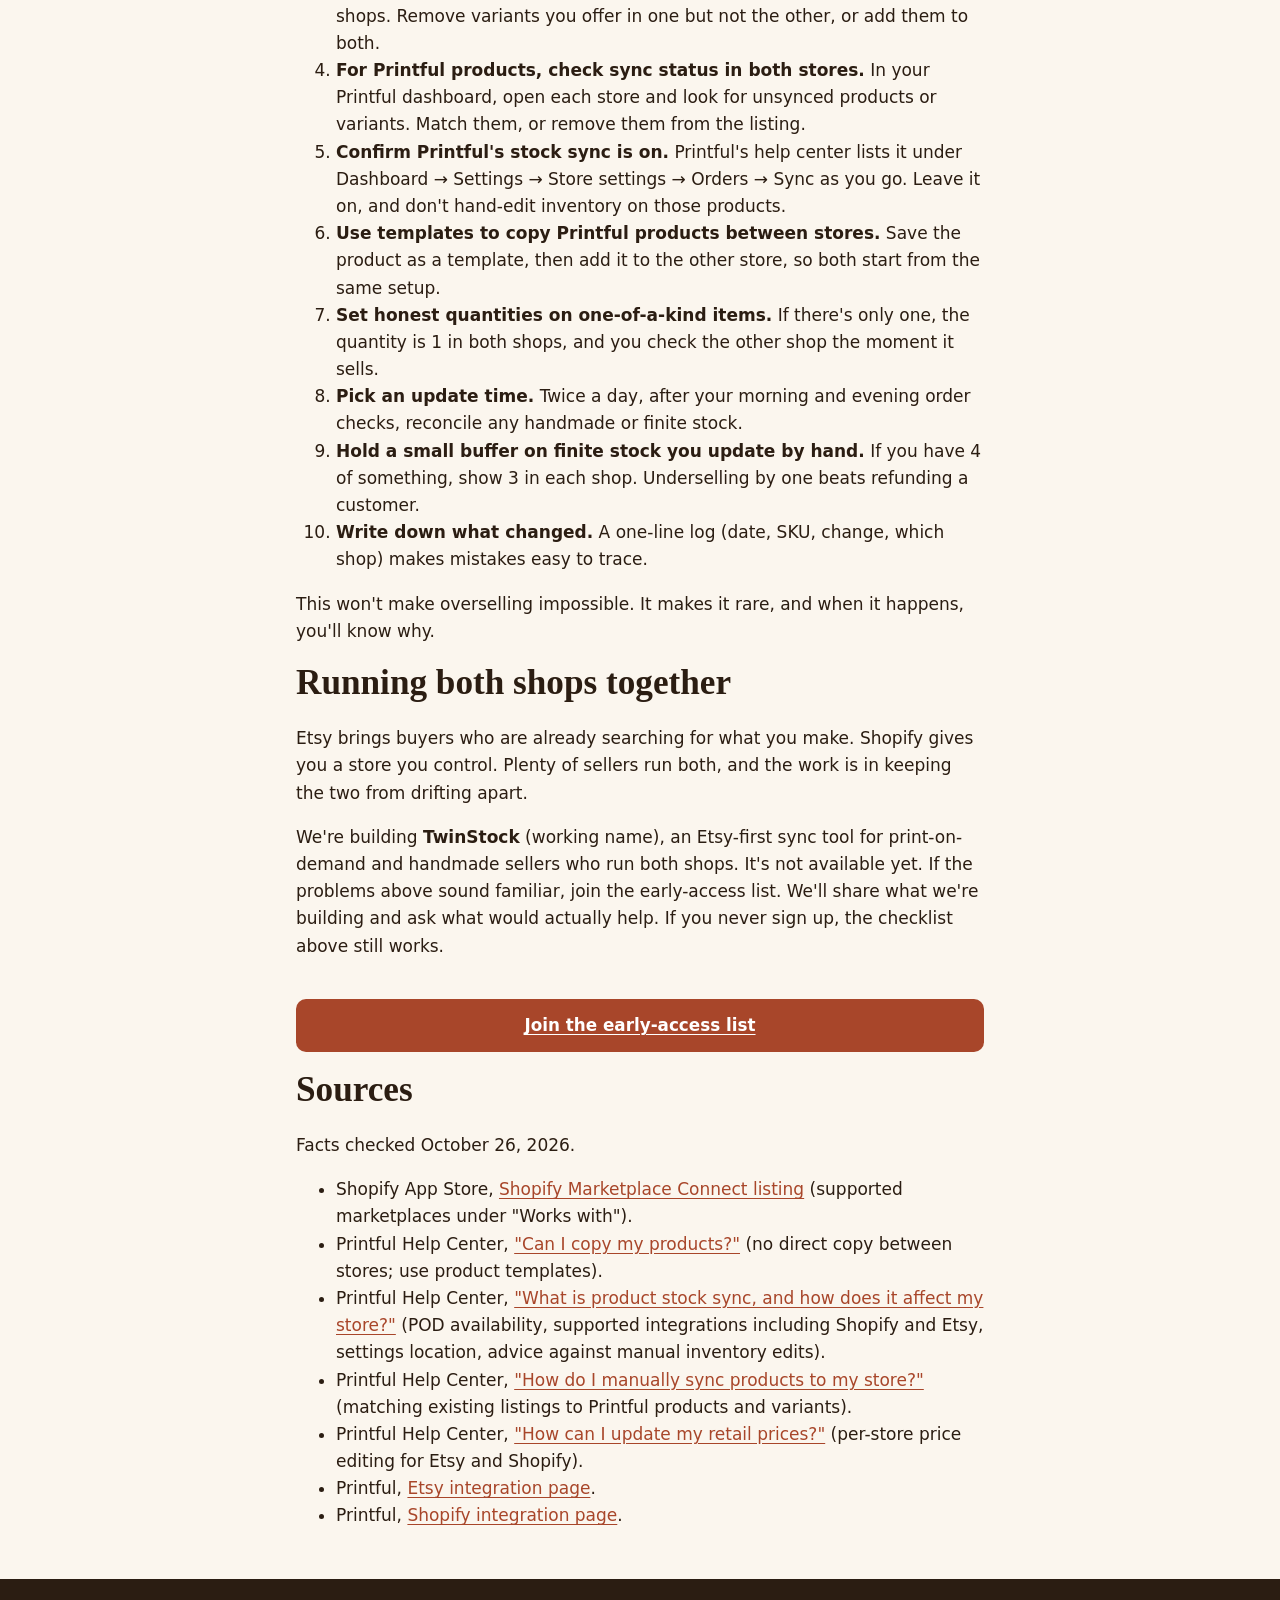
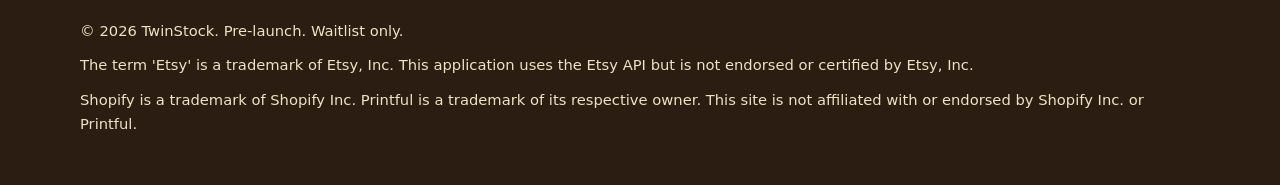
<file: articles/sync-etsy-shopify-inventory.html>
<!DOCTYPE html>
<html lang="en">
<head>
<meta charset="utf-8">
<meta name="viewport" content="width=device-width, initial-scale=1">
<title>How to Sync Etsy and Shopify Inventory (POD &amp; Handmade)</title>
<meta name="description" content="Stop overselling across Etsy and Shopify. Three ways to sync inventory, the Printful variant traps POD sellers hit, and a checklist you can use today.">
<link rel="canonical" href="https://freddyfazzbear15.github.io/articles/sync-etsy-shopify-inventory.html">
<link rel="stylesheet" href="../styles.css">
<script type="application/ld+json">
{
  "@context": "https://schema.org",
  "@type": "Article",
  "headline": "How to Sync Etsy and Shopify Inventory Without Overselling",
  "description": "Stop overselling across Etsy and Shopify. Three ways to sync inventory, the Printful variant traps POD sellers hit, and a checklist you can use today.",
  "datePublished": "2026-10-26",
  "dateModified": "2026-10-26",
  "mainEntityOfPage": "https://freddyfazzbear15.github.io/articles/sync-etsy-shopify-inventory.html",
  "author": {"@type": "Organization", "name": "TwinStock"},
  "publisher": {"@type": "Organization", "name": "TwinStock"}
}
</script>
</head>
<body>
<header class="site-header"><div class="wrap"><a class="logo" href="../">TwinStock</a><a class="header-cta" href="../#join">Join the early-access list</a></div></header>

<main class="wrap article" style="max-width:720px;margin:0 auto;padding:2rem 1rem;">
<article>
<h1>How to Sync Etsy and Shopify Inventory Without Overselling</h1>
<p><em>Published October 26, 2026. Facts checked October 26, 2026.</em></p>

<p><strong>Short answer:</strong> Etsy and Shopify don't share inventory on their own. Each one keeps its own stock count, so a sale on one doesn't lower the number on the other. You can keep them aligned three ways: a spreadsheet you update by hand, Shopify-side tools, or a third-party sync app that connects both shops. If you sell print-on-demand through Printful, the bigger risk usually isn't stock counts. It's two copies of every product drifting apart in variants, prices and availability. If you sell handmade, the risk is real: one finished item, two listings, two buyers.</p>

<p>Below is why the drift happens, what each sync method is actually good for, and a checklist you can run today without paying for anything.</p>

<h2>Why inventory drifts between your Etsy shop and Shopify store</h2>
<p>Your Etsy shop and your Shopify store are two separate systems. A listing on Etsy and a product on Shopify can show the same mug, but to the software they are unrelated records. Nothing links them unless you or a tool does.</p>
<p>Drift comes from a few places:</p>
<ul>
<li><strong>Sales only update one side.</strong> Someone buys your last ceramic planter on Etsy. Etsy marks it sold. Shopify still shows one in stock until you change it.</li>
<li><strong>Edits only happen in one place.</strong> You add a new color on Shopify, raise a price on Etsy, or retire a size in one shop and forget the other.</li>
<li><strong>Listings get created separately.</strong> If you built your Etsy listings one way and your Shopify products another way, the variants don't line up cleanly. More on that below.</li>
<li><strong>Timing.</strong> Even with tools, updates aren't always instant. A busy weekend with a few minutes of lag can be enough for a one-of-a-kind item to sell twice.</li>
</ul>
<p>The fix is less about a magic button and more about deciding which shop is the record of truth, and making every change flow from it.</p>

<h2>Three ways to keep Etsy and Shopify in sync</h2>

<h3>1. A manual spreadsheet</h3>
<p>One row per sellable item or variant. Columns for SKU, Etsy listing, Shopify product, quantity on hand, and last updated. When something sells on either side, you update the sheet and then the other shop.</p>
<p><strong>Pros</strong></p>
<ul>
<li>Free, and works today.</li>
<li>Forces you to clean up SKUs and variant names, which you need for any other method anyway.</li>
<li>You see every number yourself, so nothing changes behind your back.</li>
</ul>
<p><strong>Cons</strong></p>
<ul>
<li>Only as current as your last update. Sleep through a sale and the other shop is wrong until you wake up.</li>
<li>Gets slow past a few dozen items with multiple sizes and colors.</li>
<li>Easy to skip during a rush, which is exactly when overselling happens.</li>
</ul>
<p>Best for: small handmade catalogs, and anyone who wants to understand their numbers before automating.</p>

<h3>2. Shopify's own options</h3>
<p>Shopify tracks inventory well inside Shopify, and it offers its own app for selling on outside marketplaces, Shopify Marketplace Connect. You may have seen it suggested as the way to connect Etsy.</p>
<p>Check before you rely on that advice. As of October 26, 2026, the <a href="https://apps.shopify.com/marketplace-connect">Marketplace Connect listing in the Shopify App Store</a> names Amazon, eBay, Target Plus and Walmart as the marketplaces it works with. Etsy isn't on that list. We couldn't confirm when Etsy support changed, so if you set it up a while ago, open the current listing and confirm what it supports for your account.</p>
<p><strong>Pros</strong></p>
<ul>
<li>Free to keep using Shopify as your main inventory record, even if Etsy is updated another way.</li>
<li>One admin to look at for Shopify stock.</li>
</ul>
<p><strong>Cons</strong></p>
<ul>
<li>Based on Shopify's current listing, there's no first-party route that keeps Etsy stock in step automatically.</li>
<li>You still need a manual step or another tool for the Etsy side.</li>
</ul>
<p>Best for: making Shopify your record of truth, paired with a spreadsheet or app for Etsy.</p>

<h3>3. Third-party sync apps</h3>
<p>Several apps connect an Etsy shop and a Shopify store and push stock changes between them. Some only sync inventory counts. Others also sync orders, prices and listing details.</p>
<p><strong>Pros</strong></p>
<ul>
<li>Automatic updates when an item sells, so less overselling.</li>
<li>Saves real time once your catalog has many variants.</li>
</ul>
<p><strong>Cons</strong></p>
<ul>
<li>Monthly cost, and pricing often climbs with order or listing count.</li>
<li>Setup depends on your listings already matching. If your Etsy variants and Shopify variants are structured differently, the app may pair them wrong or not at all.</li>
<li>You're trusting a connection to two platforms. If either side changes how it works, sync can quietly stop. Read recent reviews, not just the overall rating.</li>
</ul>
<p>Best for: sellers with enough volume that manual updates cost more time than the subscription costs money.</p>
<p>Before you pick one, ask: does it match by SKU or by title? Does it handle variants (size and color), or only whole listings? What happens if a listing exists in one shop but not the other? And does it play well with Printful, or will it fight Printful's own updates?</p>

<h2>The special problems POD and handmade sellers hit</h2>

<h3>Printful syncs each store separately</h3>
<p>If you use Printful in both shops, you connect Etsy and Shopify to Printful as two separate stores. <a href="https://help.printful.com/hc/en-us/articles/50263450185873-Can-I-copy-my-products">Printful's help center</a> says there's currently no way to copy a product directly from one store to another. The workaround is to save the product as a template, then add that template to your other store.</p>
<p>That means every product exists twice in Printful, once per shop. Edit the design or retire a variant on your Etsy version, and your Shopify version doesn't change.</p>

<h3>Stock isn't really the POD problem. Variant drift is.</h3>
<p>Printful treats print-on-demand products as always available unless a variant runs out at its fulfillment centers. <a href="https://help.printful.com/hc/en-us/articles/50263482677009-What-is-product-stock-sync-and-how-does-it-affect-my-store">Its stock sync</a>, which supports both Shopify and Etsy, checks several times a day and marks synced variants in or out of stock in each connected store. Printful also advises against manually editing store inventory on those products, because it can cause inaccuracies.</p>
<p>So for pure POD, you mostly don't need to count units. What you do need to watch:</p>
<ul>
<li><strong>Variants set up differently per store.</strong> A shirt with eight colors on Etsy and six on Shopify. Size labels that read "XL" in one and "X-Large" in the other. These make reporting confusing and break any tool that matches by variant.</li>
<li><strong>Unsynced variants.</strong> Printful's stock sync only touches variants that are synced to a Printful product. If you created a listing directly in a shop and never matched it in Printful, it won't get out-of-stock updates. Printful's own guide also describes a product as ready for fulfillment once it's linked to its Printful counterpart. Its <a href="https://help.printful.com/hc/en-us/articles/50263352901905-How-do-I-manually-sync-products-to-my-store">manual sync</a> lets you match existing listings to the right product and variant.</li>
<li><strong>Prices drifting.</strong> Printful lets you <a href="https://help.printful.com/hc/en-us/articles/50263460242065-How-can-I-update-my-retail-prices">edit retail prices from its dashboard</a> for both Etsy and Shopify, but per store. Change one, and the other stays where it was.</li>
</ul>

<h3>Handmade: shared materials across listings</h3>
<p>Handmade sellers often have the opposite problem. Stock is real and limited, and it's frequently shared. One spool of a hand-dyed yarn might feed three listings. A batch of 20 glass beads might go into earrings, a necklace and a bracelet.</p>
<p>Neither shop understands that. Each listing has its own quantity. Sell five pairs of earrings, and the necklace listing on both shops still claims materials you no longer have.</p>
<p>A workable rule: set each listing's quantity to what you could actually make <em>right now</em> from your current materials, divided across the listings that share them, and recount after every batch. It's conservative, but it's the only way a per-listing count can stay honest.</p>

<h2>A checklist you can use today, no app required</h2>
<ol>
<li><strong>Pick your record of truth.</strong> One shop or one spreadsheet holds the real number. Everything else copies from it.</li>
<li><strong>Give every variant a SKU.</strong> Use the same SKU for the same item in both shops, e.g. <code>MUG-FERN-11OZ</code>.</li>
<li><strong>Line up your variants.</strong> Same colors, same sizes, same names in both shops. Remove variants you offer in one but not the other, or add them to both.</li>
<li><strong>For Printful products, check sync status in both stores.</strong> In your Printful dashboard, open each store and look for unsynced products or variants. Match them, or remove them from the listing.</li>
<li><strong>Confirm Printful's stock sync is on.</strong> Printful's help center lists it under Dashboard &rarr; Settings &rarr; Store settings &rarr; Orders &rarr; Sync as you go. Leave it on, and don't hand-edit inventory on those products.</li>
<li><strong>Use templates to copy Printful products between stores.</strong> Save the product as a template, then add it to the other store, so both start from the same setup.</li>
<li><strong>Set honest quantities on one-of-a-kind items.</strong> If there's only one, the quantity is 1 in both shops, and you check the other shop the moment it sells.</li>
<li><strong>Pick an update time.</strong> Twice a day, after your morning and evening order checks, reconcile any handmade or finite stock.</li>
<li><strong>Hold a small buffer on finite stock you update by hand.</strong> If you have 4 of something, show 3 in each shop. Underselling by one beats refunding a customer.</li>
<li><strong>Write down what changed.</strong> A one-line log (date, SKU, change, which shop) makes mistakes easy to trace.</li>
</ol>
<p>This won't make overselling impossible. It makes it rare, and when it happens, you'll know why.</p>

<h2>Running both shops together</h2>
<p>Etsy brings buyers who are already searching for what you make. Shopify gives you a store you control. Plenty of sellers run both, and the work is in keeping the two from drifting apart.</p>
<p>We're building <strong>TwinStock</strong> (working name), an Etsy-first sync tool for print-on-demand and handmade sellers who run both shops. It's not available yet. If the problems above sound familiar, join the early-access list. We'll share what we're building and ask what would actually help. If you never sign up, the checklist above still works.</p>
<p><a class="btn" href="../#join">Join the early-access list</a></p>

<h2>Sources</h2>
<p>Facts checked October 26, 2026.</p>
<ul>
<li>Shopify App Store, <a href="https://apps.shopify.com/marketplace-connect">Shopify Marketplace Connect listing</a> (supported marketplaces under "Works with").</li>
<li>Printful Help Center, <a href="https://help.printful.com/hc/en-us/articles/50263450185873-Can-I-copy-my-products">"Can I copy my products?"</a> (no direct copy between stores; use product templates).</li>
<li>Printful Help Center, <a href="https://help.printful.com/hc/en-us/articles/50263482677009-What-is-product-stock-sync-and-how-does-it-affect-my-store">"What is product stock sync, and how does it affect my store?"</a> (POD availability, supported integrations including Shopify and Etsy, settings location, advice against manual inventory edits).</li>
<li>Printful Help Center, <a href="https://help.printful.com/hc/en-us/articles/50263352901905-How-do-I-manually-sync-products-to-my-store">"How do I manually sync products to my store?"</a> (matching existing listings to Printful products and variants).</li>
<li>Printful Help Center, <a href="https://help.printful.com/hc/en-us/articles/50263460242065-How-can-I-update-my-retail-prices">"How can I update my retail prices?"</a> (per-store price editing for Etsy and Shopify).</li>
<li>Printful, <a href="https://www.printful.com/integrations/etsy">Etsy integration page</a>.</li>
<li>Printful, <a href="https://www.printful.com/integrations/shopify">Shopify integration page</a>.</li>
</ul>
</article>
</main>

<footer class="site-footer"><div class="wrap"><p>&copy; 2026 TwinStock. Pre-launch. Waitlist only.</p><p>The term 'Etsy' is a trademark of Etsy, Inc. This application uses the Etsy API but is not endorsed or certified by Etsy, Inc.</p><p>Shopify is a trademark of Shopify Inc. Printful is a trademark of its respective owner. This site is not affiliated with or endorsed by Shopify Inc. or Printful.</p></div></footer>
</body>
</html>
</file>
<file: styles.css>
/* TwinStock waitlist page. Warm, maker-friendly palette. No build step. */
:root {
  --paper: #fbf6ee;      /* page background */
  --paper-2: #f3eadb;    /* alternate section */
  --card: #ffffff;
  --ink: #2b1d12;        /* body text: walnut */
  --ink-soft: #5a4636;   /* secondary text (7.4:1 on paper) */
  --accent: #a8462a;     /* terracotta: buttons, links (7.9:1 on paper) */
  --accent-dark: #8a3820;
  --sage: #4f6142;       /* tags / ticks */
  --line: #e2d5c1;
  --focus: #1f5f8b;      /* focus ring, distinct from accent */
  --radius: 14px;
  --font: system-ui, -apple-system, "Segoe UI", Roboto, "Helvetica Neue", Arial, sans-serif;
  --serif: "Iowan Old Style", "Palatino Linotype", Palatino, Georgia, serif;
}

*, *::before, *::after { box-sizing: border-box; }
html { -webkit-text-size-adjust: 100%; }
body {
  margin: 0;
  font-family: var(--font);
  font-size: 1.0625rem;
  line-height: 1.6;
  color: var(--ink);
  background: var(--paper);
}
img, svg { max-width: 100%; height: auto; }
a { color: var(--accent); text-underline-offset: 3px; }
a:hover { color: var(--accent-dark); }
:focus-visible { outline: 3px solid var(--focus); outline-offset: 3px; border-radius: 4px; }

.wrap { width: min(1120px, 100% - 2.5rem); margin-inline: auto; }
.skip { position: absolute; left: -9999px; }
.skip:focus { left: 1rem; top: 1rem; background: var(--card); padding: .6rem 1rem; z-index: 10; }

h1, h2, h3 { font-family: var(--serif); line-height: 1.2; margin: 0 0 .6em; color: var(--ink); }
h1 { font-size: clamp(2rem, 5vw, 3.1rem); letter-spacing: -.01em; }
h2 { font-size: clamp(1.6rem, 3.5vw, 2.2rem); }
h3 { font-size: 1.25rem; }
p { margin: 0 0 1em; }
.lede { font-size: 1.15rem; color: var(--ink-soft); }
.eyebrow {
  display: inline-block; font-size: .85rem; font-weight: 600; letter-spacing: .06em;
  text-transform: uppercase; color: var(--sage); margin-bottom: .8rem;
}

/* Header */
.site-header { padding: 1.1rem 0; border-bottom: 1px solid var(--line); }
.site-header .wrap { display: flex; align-items: center; justify-content: space-between; gap: 1rem; flex-wrap: wrap; }
.logo { display: inline-flex; align-items: center; gap: .55rem; font-family: var(--serif); font-weight: 700; font-size: 1.35rem; color: var(--ink); text-decoration: none; }
.logo-mark { width: 30px; height: 30px; flex: none; }
.header-cta { font-weight: 600; text-decoration: none; padding: .7rem 1rem; min-height: 44px; display: inline-flex; align-items: center; }

/* Hero */
.hero { padding: clamp(2.5rem, 6vw, 5rem) 0; }
.hero .wrap { display: grid; grid-template-columns: 1.1fr .9fr; gap: clamp(2rem, 5vw, 4rem); align-items: start; }
.hero-points { list-style: none; padding: 0; margin: 1.5rem 0 0; display: grid; gap: .6rem; }
.hero-points li { padding-left: 1.8rem; position: relative; }
.hero-points li::before {
  content: ""; position: absolute; left: 0; top: .45em; width: 1.05rem; height: 1.05rem; border-radius: 50%;
  background: var(--sage) url("data:image/svg+xml,%3Csvg xmlns='http://www.w3.org/2000/svg' viewBox='0 0 16 16'%3E%3Cpath d='M4 8.5l2.5 2.5L12 5.5' fill='none' stroke='white' stroke-width='2' stroke-linecap='round' stroke-linejoin='round'/%3E%3C/svg%3E") center/80% no-repeat;
}

/* Form card */
.form-card {
  background: var(--card); border: 1px solid var(--line); border-radius: var(--radius);
  padding: clamp(1.25rem, 3vw, 2rem); box-shadow: 0 10px 30px rgba(43, 29, 18, .08);
}
.form-card h2 { font-size: 1.45rem; margin-bottom: .3em; }
.form-card .small { font-size: .92rem; color: var(--ink-soft); }
.field { margin-top: 1.1rem; }
.field > label, fieldset legend { display: block; font-weight: 600; margin-bottom: .35rem; }
.req { color: var(--accent); }
.hint { font-weight: 400; color: var(--ink-soft); font-size: .9rem; }
input[type="email"], select, textarea {
  width: 100%; font: inherit; color: var(--ink); background: #fffdf9;
  border: 1.5px solid #b9a68e; border-radius: 10px; padding: .7rem .85rem; min-height: 48px;
}
textarea { min-height: 90px; resize: vertical; }
input[type="email"]:focus, select:focus, textarea:focus { border-color: var(--focus); }
fieldset { border: 0; padding: 0; margin: 1.1rem 0 0; min-width: 0; }
.checks { display: flex; flex-wrap: wrap; gap: .5rem; }
.check {
  display: inline-flex; align-items: center; gap: .5rem; min-height: 44px; padding: .4rem .9rem;
  border: 1.5px solid var(--line); border-radius: 999px; cursor: pointer; background: #fffdf9;
}
.check input { width: 1.15rem; height: 1.15rem; accent-color: var(--accent); margin: 0; }
.btn {
  display: inline-flex; justify-content: center; align-items: center; width: 100%; min-height: 52px;
  margin-top: 1.4rem; padding: .8rem 1.2rem; font: inherit; font-weight: 700; font-size: 1.05rem;
  color: #fff; background: var(--accent); border: 0; border-radius: 10px; cursor: pointer;
}
.btn:hover { background: var(--accent-dark); }
.form-note { margin: .9rem 0 0; font-size: .88rem; color: var(--ink-soft); }

/* Sections */
section { padding: clamp(3rem, 7vw, 5rem) 0; }
.alt { background: var(--paper-2); }
.section-head { max-width: 680px; margin-bottom: 2.2rem; }
.grid { display: grid; gap: 1.25rem; }
.grid-2 { grid-template-columns: repeat(2, 1fr); }
.grid-3 { grid-template-columns: repeat(3, 1fr); }
.card { background: var(--card); border: 1px solid var(--line); border-radius: var(--radius); padding: 1.5rem; }
.card p:last-child { margin-bottom: 0; }

.steps { counter-reset: step; list-style: none; padding: 0; margin: 0; }
.steps li { counter-increment: step; }
.steps li::before {
  content: counter(step); display: grid; place-items: center; width: 2.4rem; height: 2.4rem; margin-bottom: .8rem;
  border-radius: 50%; background: var(--accent); color: #fff; font-weight: 700; font-family: var(--serif); font-size: 1.15rem;
}

.compare { list-style: none; padding: 0; margin: 0; display: grid; gap: 1rem; }
.compare li { display: grid; grid-template-columns: 1fr 1fr; gap: 1rem; background: var(--card); border: 1px solid var(--line); border-radius: var(--radius); padding: 1.2rem 1.4rem; }
.compare .them { color: var(--ink-soft); }
.compare .us { font-weight: 500; }
.compare b { display: block; font-size: .8rem; text-transform: uppercase; letter-spacing: .06em; margin-bottom: .2rem; }
.compare .them b { color: var(--ink-soft); }
.compare .us b { color: var(--sage); }

/* Pricing */
.planned-badge { display: inline-block; font-size: .8rem; font-weight: 700; letter-spacing: .05em; text-transform: uppercase; background: #efe2c0; color: var(--ink); padding: .25rem .65rem; border-radius: 999px; }
.price-card { display: flex; flex-direction: column; }
.price-card.featured { border: 2px solid var(--accent); }
.price { font-family: var(--serif); font-size: 2.4rem; font-weight: 700; line-height: 1; margin: .4rem 0 .2rem; }
.price span { font-family: var(--font); font-size: 1rem; font-weight: 400; color: var(--ink-soft); }
.price-card ul { padding-left: 1.2rem; margin: 1rem 0 0; }
.price-card li { margin-bottom: .35rem; }
.pricing-note { margin-top: 1.5rem; color: var(--ink-soft); font-size: .95rem; }

/* FAQ */
.faq { max-width: 780px; }
.faq details { border-bottom: 1px solid var(--line); }
.faq summary {
  cursor: pointer; list-style: none; padding: 1.1rem 2rem 1.1rem 0; position: relative;
  font-weight: 600; font-size: 1.08rem; min-height: 44px;
}
.faq summary::-webkit-details-marker { display: none; }
.faq summary::after { content: "+"; position: absolute; right: .25rem; top: .9rem; font-size: 1.5rem; color: var(--accent); }
.faq details[open] summary::after { content: "\2212"; }
.faq details p { padding-bottom: 1rem; color: var(--ink-soft); }

/* Bottom CTA + footer */
.cta-band { text-align: center; }
.cta-band .btn { width: auto; padding-inline: 2rem; text-decoration: none; }
.cta-band .btn:hover { color: #fff; }
.site-footer { background: var(--ink); color: #efe2c0; padding: 2.5rem 0; font-size: .92rem; }
.site-footer p { margin-bottom: .7rem; }
.site-footer a { color: #f2c94c; }

/* Tablet */
@media (max-width: 900px) {
  .hero .wrap { grid-template-columns: 1fr; }
  .grid-3 { grid-template-columns: 1fr 1fr; }
}
/* Phone */
@media (max-width: 620px) {
  body { font-size: 1rem; }
  .grid-2, .grid-3 { grid-template-columns: 1fr; }
  .compare li { grid-template-columns: 1fr; gap: .6rem; }
  .header-cta { display: none; }
}
@media (prefers-reduced-motion: no-preference) { html { scroll-behavior: smooth; } }
</file>
